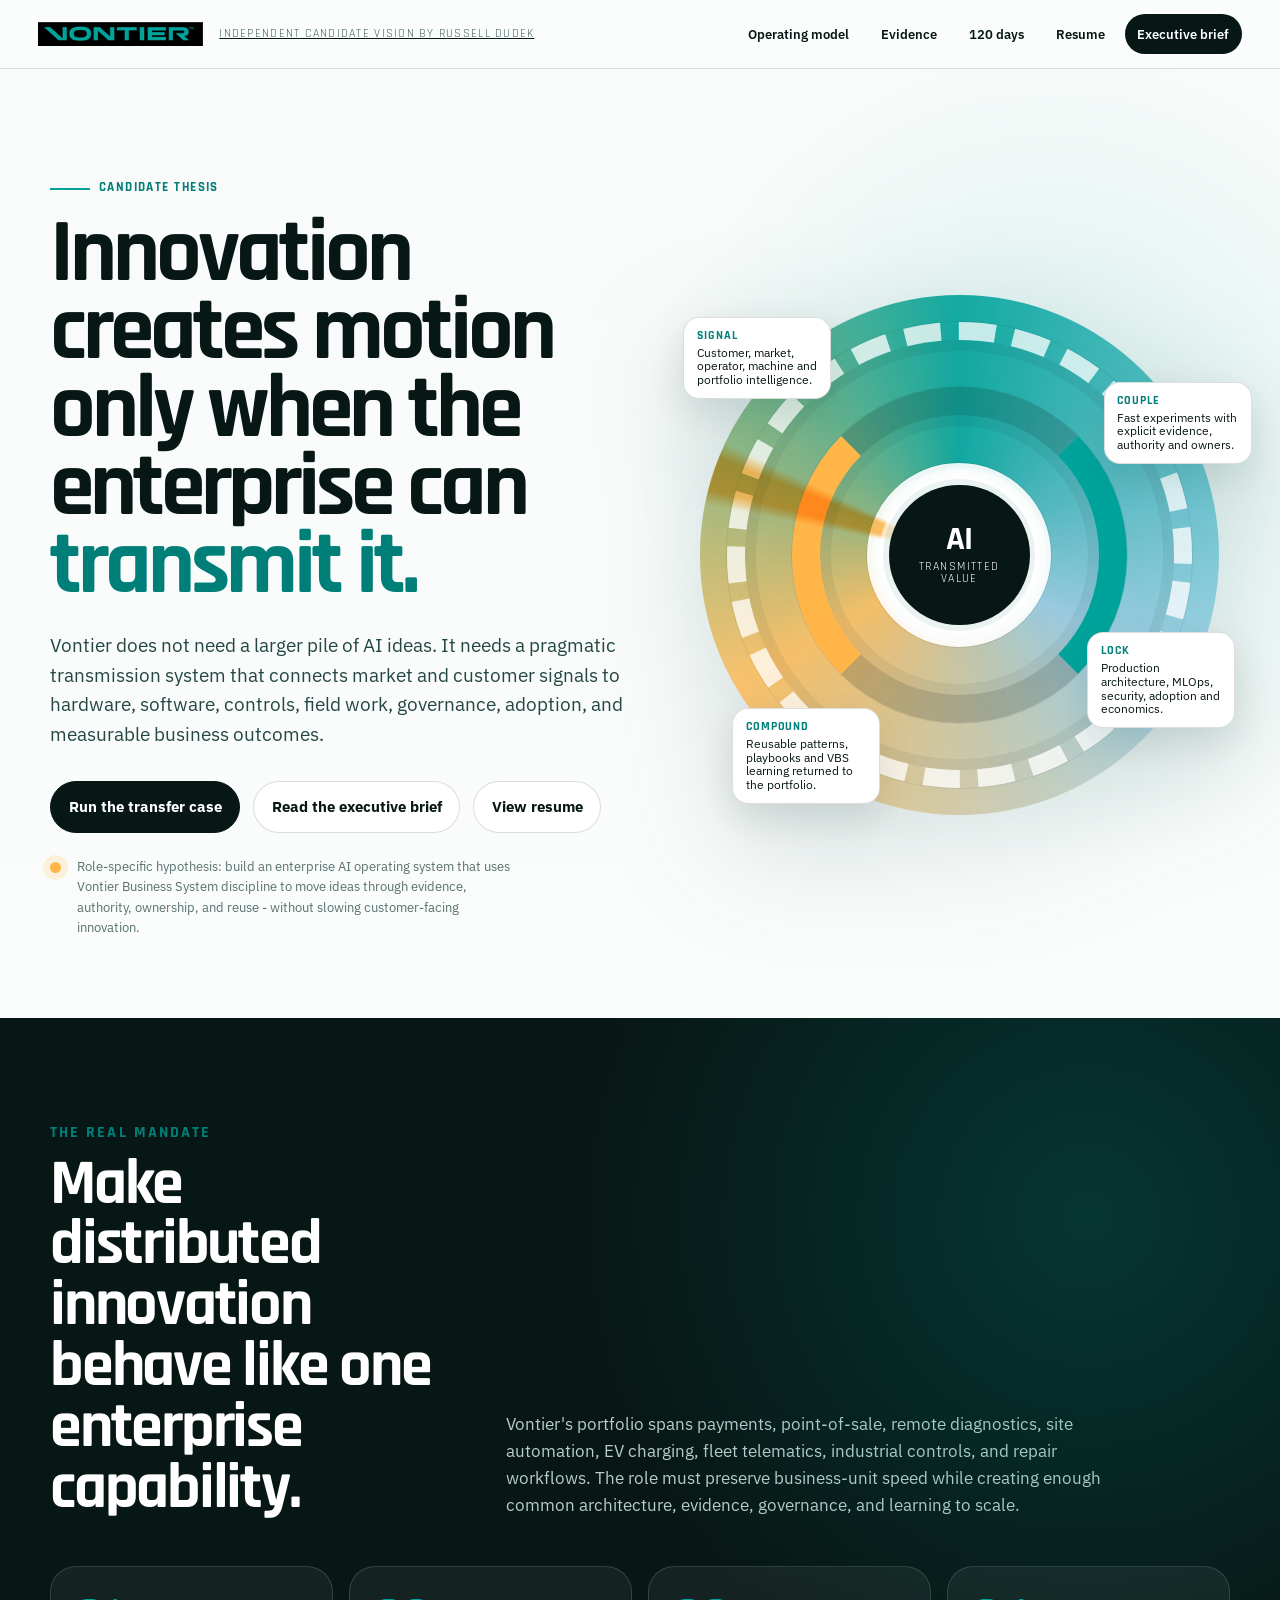
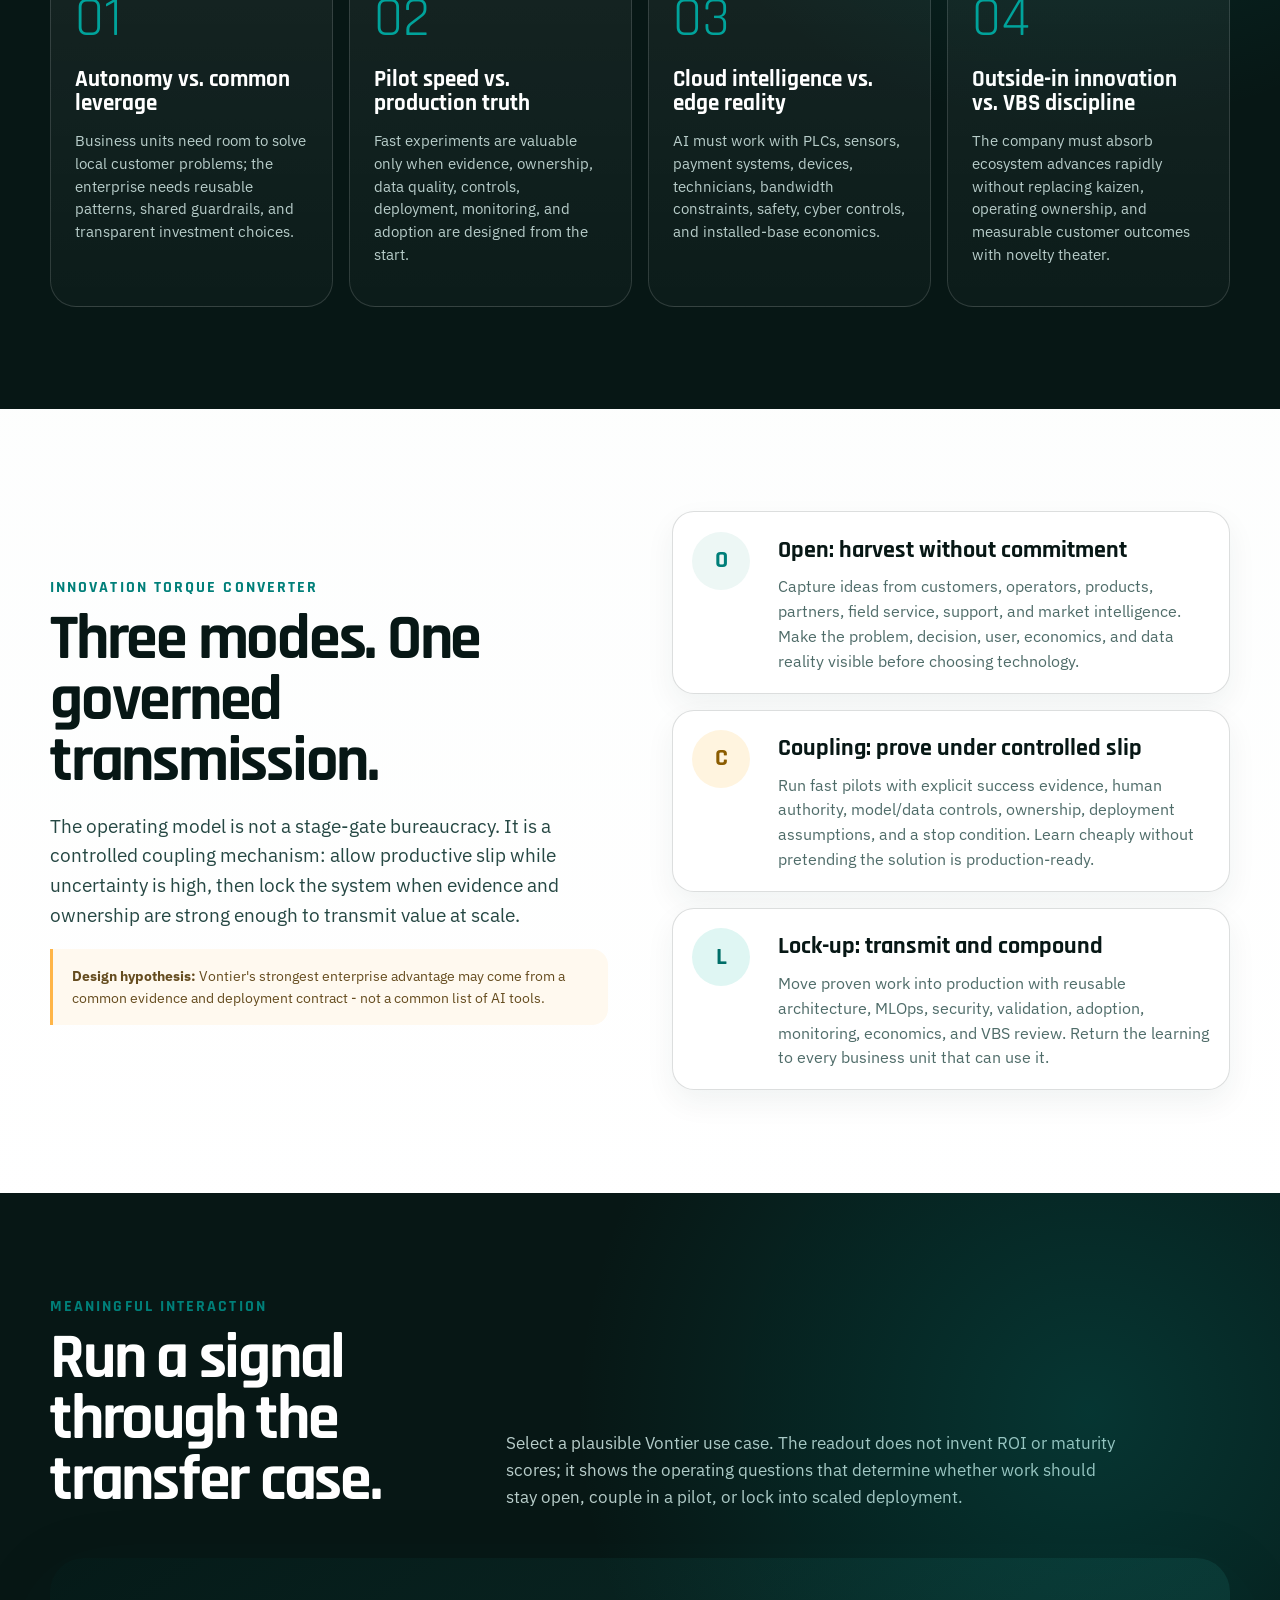
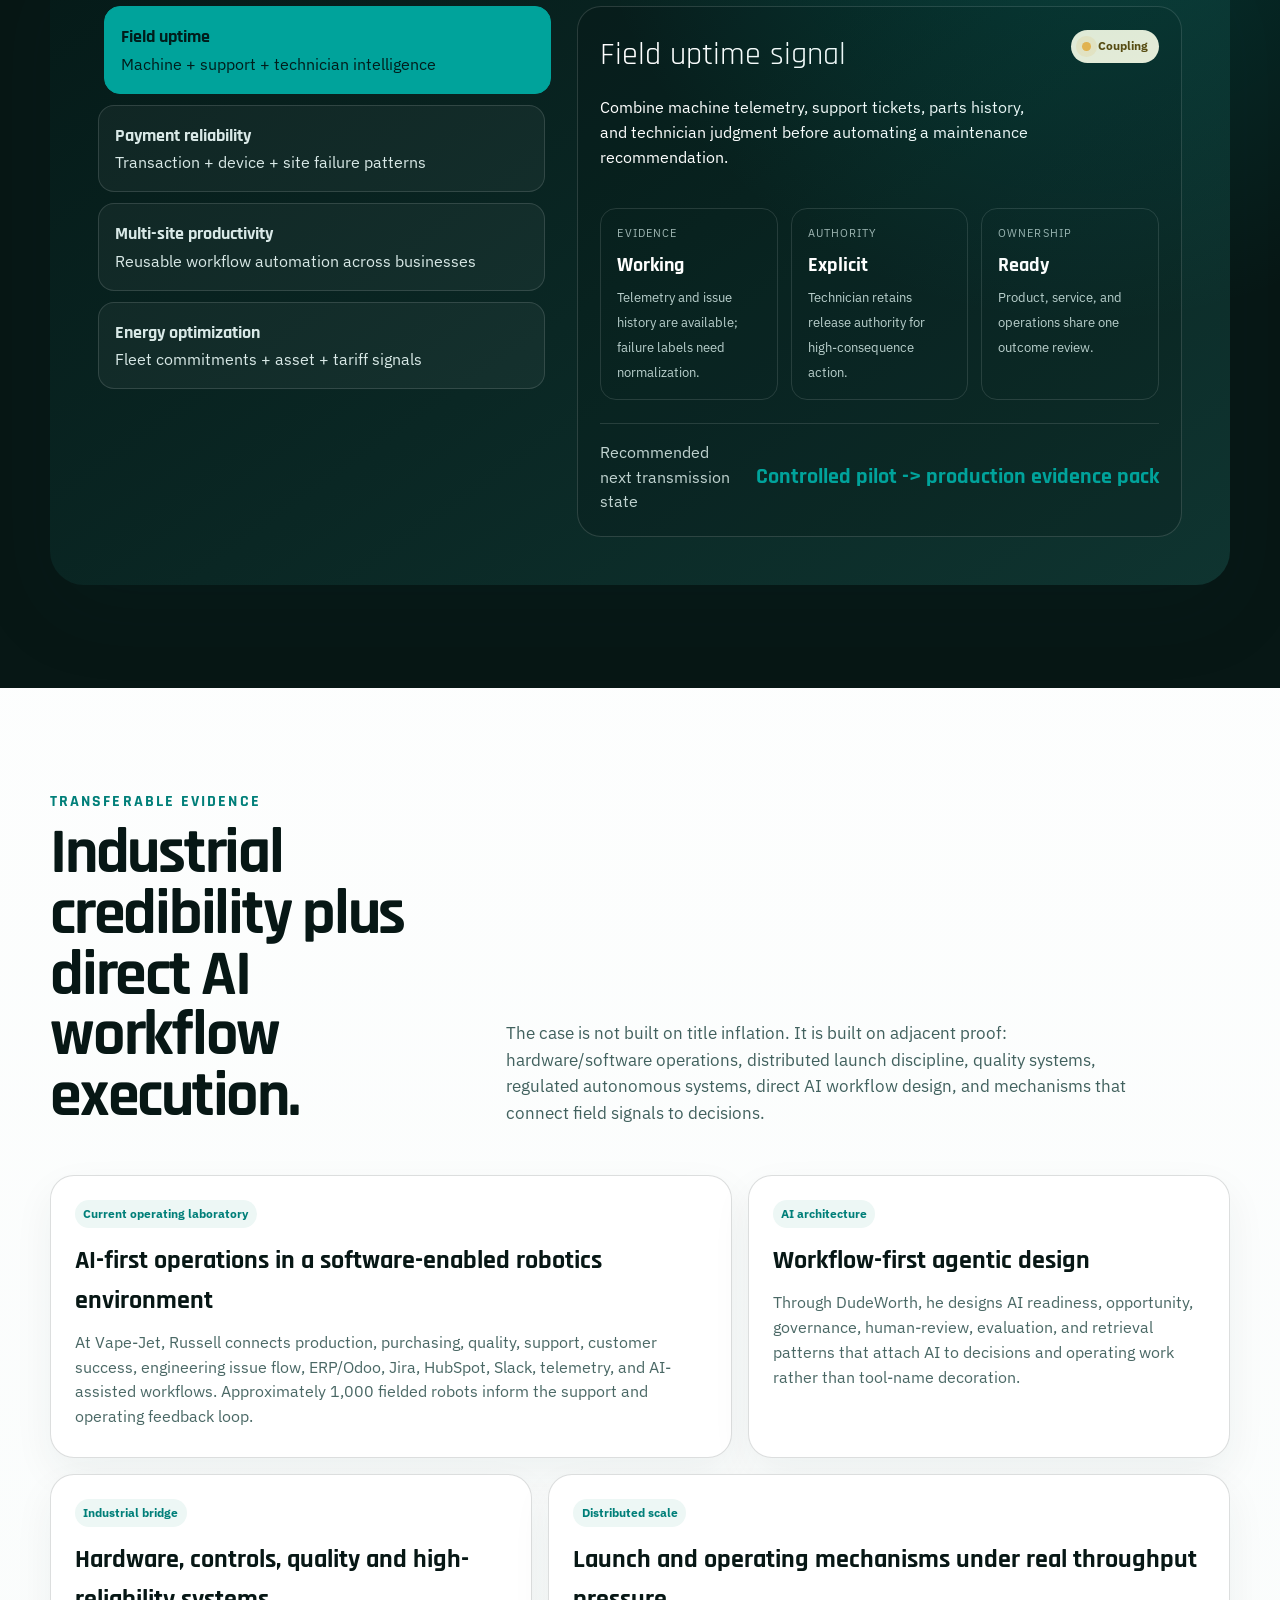
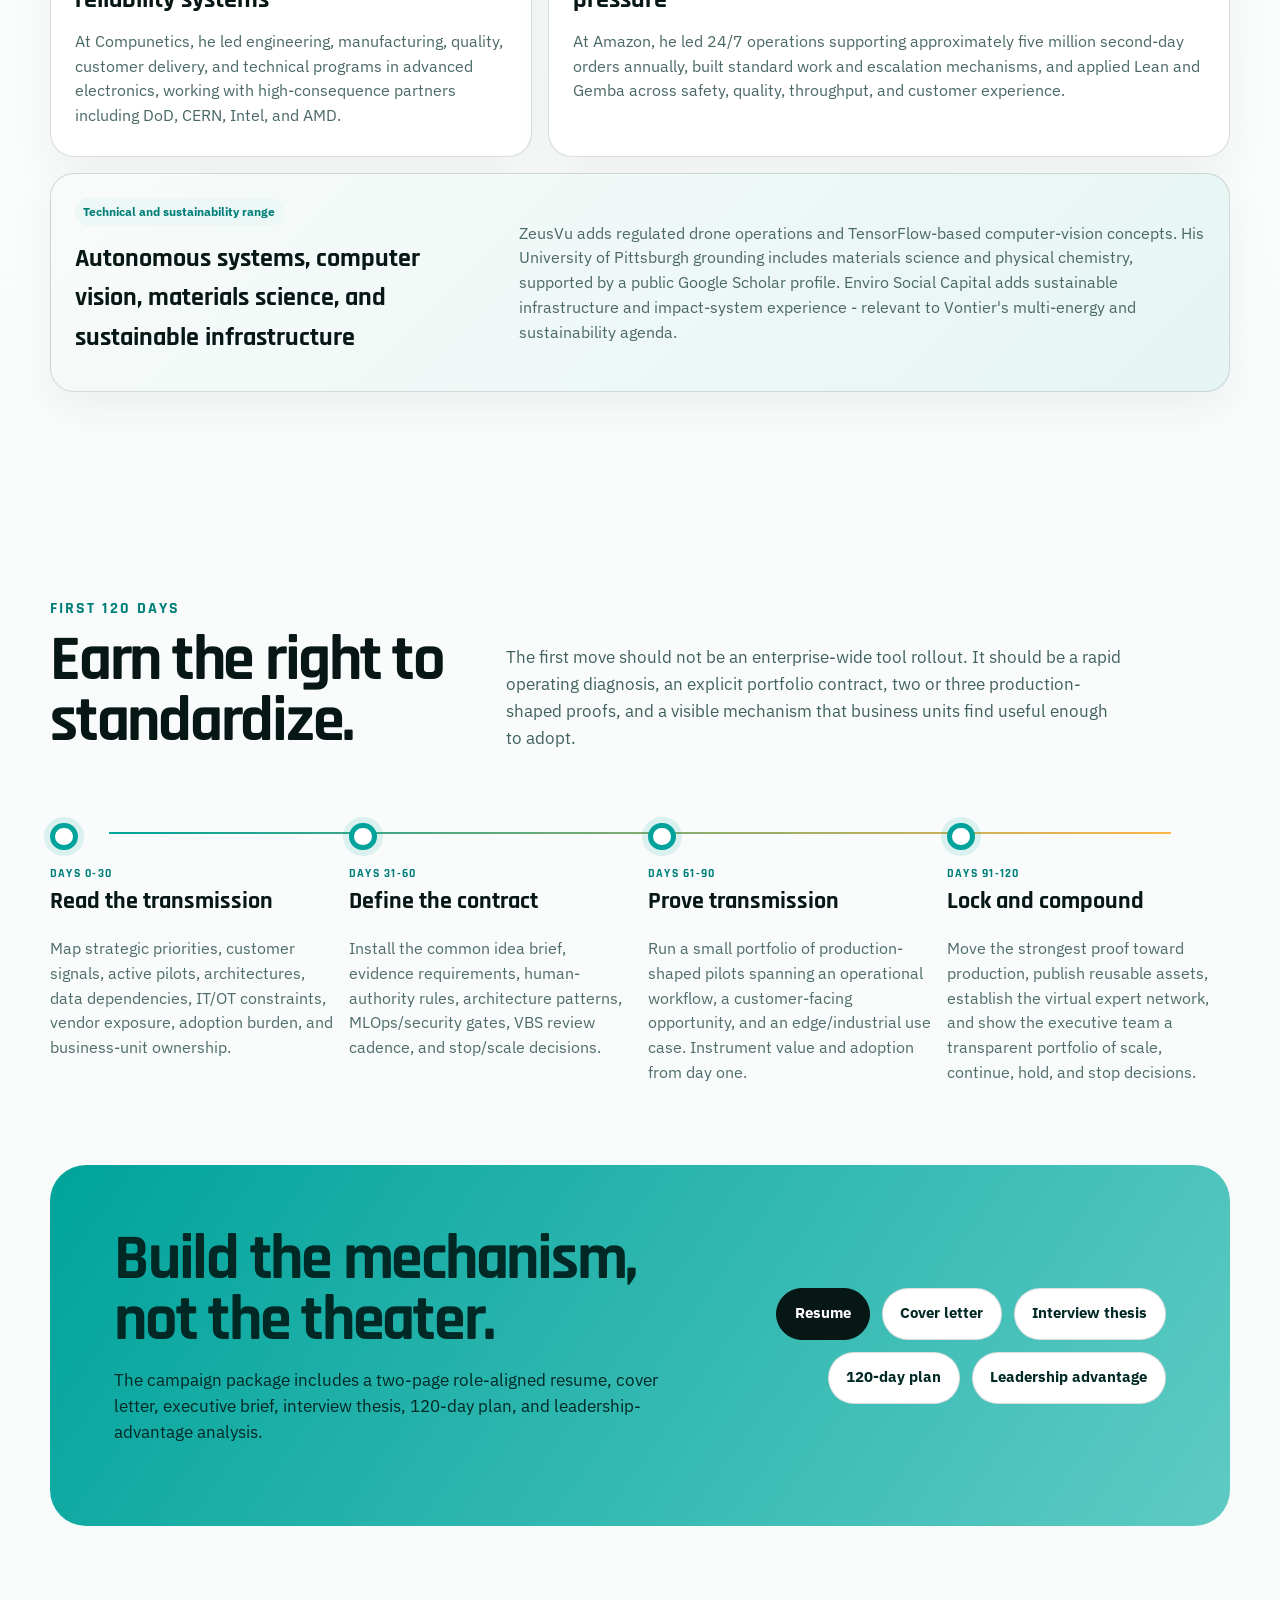
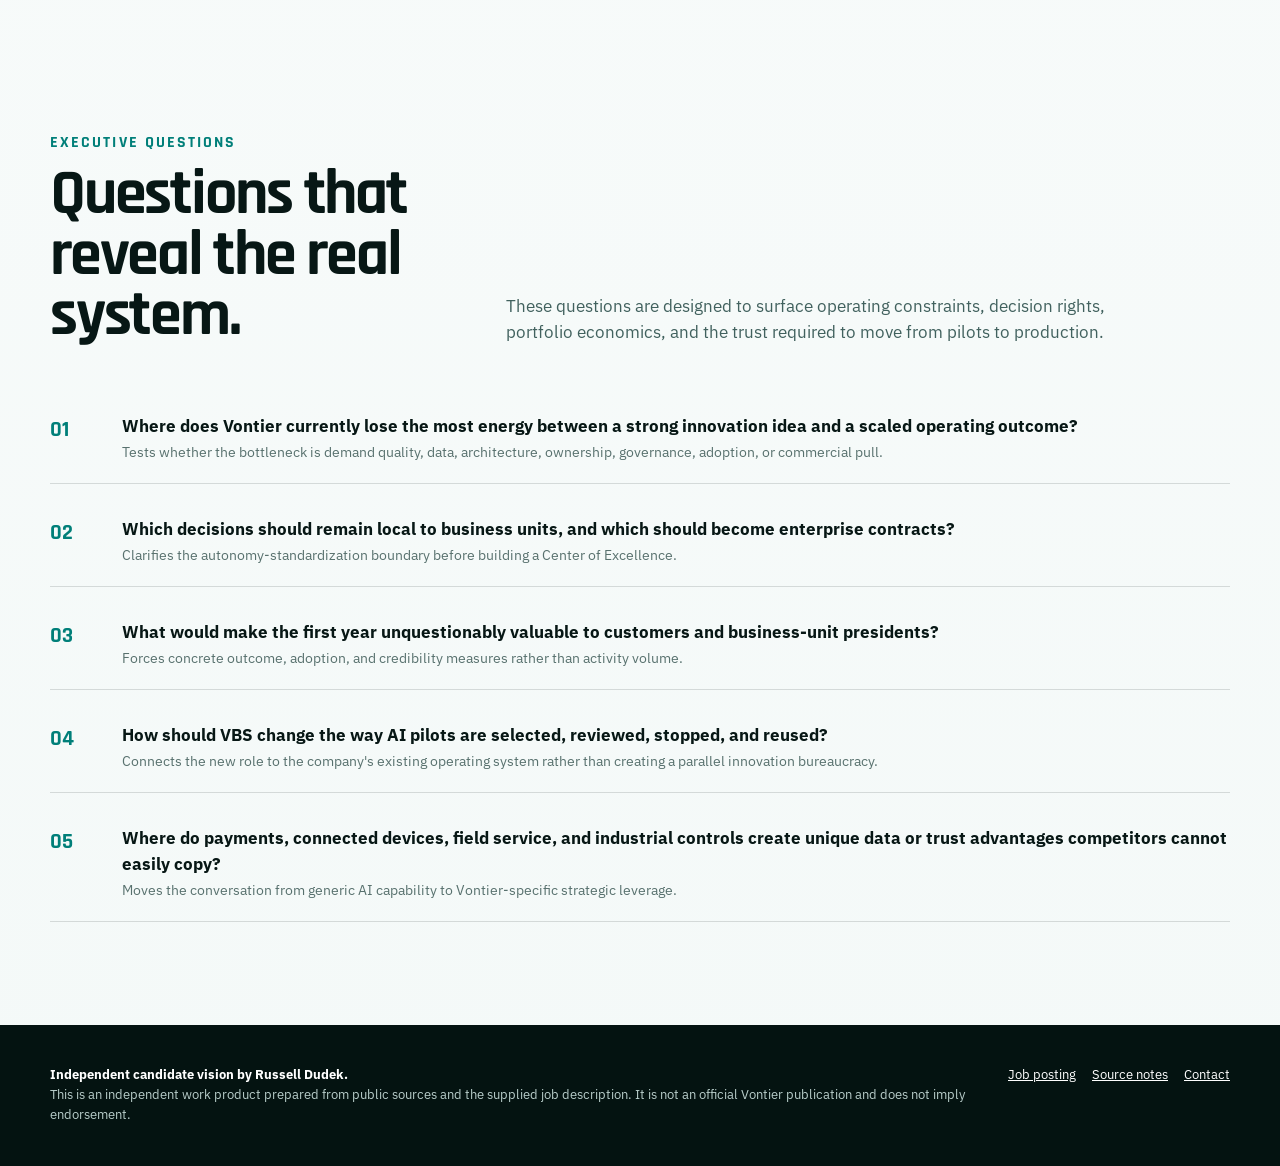
<file: index.html>
<!doctype html>
<html lang="en">
<head>
  <meta charset="utf-8">
  <meta name="viewport" content="width=device-width, initial-scale=1">
  <meta name="description" content="Independent candidate vision by Russell Dudek for Vontier's Digital Innovation and Artificial Intelligence Leader role.">
  <title>Russell Dudek | Vontier Digital Innovation & AI Leader</title>
  <link rel="icon" href="assets/brand/vontier-logo-original.png">
  <link rel="stylesheet" href="styles.css">
</head>
<body>

<a class="skip-link" href="#main">Skip to main content</a>
<header class="site-header">
  <a class="brand-lockup" href="./" aria-label="Vontier candidate vision home">
    <img src="assets/brand/vontier-logo-4x.png" alt="Vontier">
    <span>Independent candidate vision by Russell Dudek</span>
  </a>
  <nav class="nav" aria-label="Primary navigation">
    <a href="#model">Operating model</a>
    <a href="#evidence">Evidence</a>
    <a href="#entry">120 days</a>
    <a href="resume.html">Resume</a>
    <a class="nav-cta" href="executive-brief.html">Executive brief</a>
  </nav>
</header>

<main id="main" class="page-shell">
  <section class="hero">
    <div class="container hero-grid">
      <div>
        <div class="eyebrow">Candidate thesis</div>
        <h1>Innovation creates motion only when the enterprise can <span class="accent">transmit it.</span></h1>
        <p class="lede">Vontier does not need a larger pile of AI ideas. It needs a pragmatic transmission system that connects market and customer signals to hardware, software, controls, field work, governance, adoption, and measurable business outcomes.</p>
        <div class="hero-actions">
          <a class="btn btn-primary" href="#simulator">Run the transfer case</a>
          <a class="btn" href="executive-brief.html">Read the executive brief</a>
          <a class="btn" href="resume.html">View resume</a>
        </div>
        <div class="hero-note"><span class="dot"></span><span>Role-specific hypothesis: build an enterprise AI operating system that uses Vontier Business System discipline to move ideas through evidence, authority, ownership, and reuse - without slowing customer-facing innovation.</span></div>
      </div>
      <div class="torque-stage" aria-label="Animated Innovation Torque Converter showing signal intake, controlled coupling, direct drive and learning return">
        <div class="torque-shell">
          <div class="energy-path" aria-hidden="true"></div>
          <div class="torque-ring ring-outer" aria-hidden="true"></div>
          <div class="torque-ring ring-mid" aria-hidden="true"></div>
          <div class="torque-ring ring-inner" aria-hidden="true"></div>
          <div class="torque-core"><strong>AI</strong><span>transmitted</span><span>value</span></div>
          <div class="torque-label label-a"><strong>Signal</strong>Customer, market, operator, machine and portfolio intelligence.</div>
          <div class="torque-label label-b"><strong>Couple</strong>Fast experiments with explicit evidence, authority and owners.</div>
          <div class="torque-label label-c"><strong>Lock</strong>Production architecture, MLOps, security, adoption and economics.</div>
          <div class="torque-label label-d"><strong>Compound</strong>Reusable patterns, playbooks and VBS learning returned to the portfolio.</div>
        </div>
      </div>
    </div>
  </section>

  <section class="dark-section">
    <div class="container">
      <div class="section-head">
        <div><div class="kicker">The real mandate</div><h2>Make distributed innovation behave like one enterprise capability.</h2></div>
        <p>Vontier's portfolio spans payments, point-of-sale, remote diagnostics, site automation, EV charging, fleet telematics, industrial controls, and repair workflows. The role must preserve business-unit speed while creating enough common architecture, evidence, governance, and learning to scale.</p>
      </div>
      <div class="tension-grid">
        <article class="tension"><div class="num">01</div><h3>Autonomy vs. common leverage</h3><p>Business units need room to solve local customer problems; the enterprise needs reusable patterns, shared guardrails, and transparent investment choices.</p></article>
        <article class="tension"><div class="num">02</div><h3>Pilot speed vs. production truth</h3><p>Fast experiments are valuable only when evidence, ownership, data quality, controls, deployment, monitoring, and adoption are designed from the start.</p></article>
        <article class="tension"><div class="num">03</div><h3>Cloud intelligence vs. edge reality</h3><p>AI must work with PLCs, sensors, payment systems, devices, technicians, bandwidth constraints, safety, cyber controls, and installed-base economics.</p></article>
        <article class="tension"><div class="num">04</div><h3>Outside-in innovation vs. VBS discipline</h3><p>The company must absorb ecosystem advances rapidly without replacing kaizen, operating ownership, and measurable customer outcomes with novelty theater.</p></article>
      </div>
    </div>
  </section>

  <section id="model">
    <div class="container model-grid">
      <div>
        <div class="kicker">Innovation Torque Converter</div>
        <h2>Three modes. One governed transmission.</h2>
        <p class="lede">The operating model is not a stage-gate bureaucracy. It is a controlled coupling mechanism: allow productive slip while uncertainty is high, then lock the system when evidence and ownership are strong enough to transmit value at scale.</p>
        <div class="hypothesis"><strong>Design hypothesis:</strong> Vontier's strongest enterprise advantage may come from a common evidence and deployment contract - not a common list of AI tools.</div>
      </div>
      <div class="mode-stack">
        <article class="mode"><div class="mode-icon">O</div><div><h3>Open: harvest without commitment</h3><p>Capture ideas from customers, operators, products, partners, field service, support, and market intelligence. Make the problem, decision, user, economics, and data reality visible before choosing technology.</p></div></article>
        <article class="mode"><div class="mode-icon">C</div><div><h3>Coupling: prove under controlled slip</h3><p>Run fast pilots with explicit success evidence, human authority, model/data controls, ownership, deployment assumptions, and a stop condition. Learn cheaply without pretending the solution is production-ready.</p></div></article>
        <article class="mode"><div class="mode-icon">L</div><div><h3>Lock-up: transmit and compound</h3><p>Move proven work into production with reusable architecture, MLOps, security, validation, adoption, monitoring, economics, and VBS review. Return the learning to every business unit that can use it.</p></div></article>
      </div>
    </div>
  </section>

  <section id="simulator" class="dark-section">
    <div class="container">
      <div class="section-head">
        <div><div class="kicker">Meaningful interaction</div><h2>Run a signal through the transfer case.</h2></div>
        <p>Select a plausible Vontier use case. The readout does not invent ROI or maturity scores; it shows the operating questions that determine whether work should stay open, couple in a pilot, or lock into scaled deployment.</p>
      </div>
      <div class="simulator">
        <div class="simulator-grid">
          <div class="scenario-tabs" role="tablist" aria-label="Use-case scenarios">
            <button role="tab" aria-selected="true" data-scenario="uptime"><strong>Field uptime</strong>Machine + support + technician intelligence</button>
            <button role="tab" aria-selected="false" data-scenario="payments"><strong>Payment reliability</strong>Transaction + device + site failure patterns</button>
            <button role="tab" aria-selected="false" data-scenario="productivity"><strong>Multi-site productivity</strong>Reusable workflow automation across businesses</button>
            <button role="tab" aria-selected="false" data-scenario="energy"><strong>Energy optimization</strong>Fleet commitments + asset + tariff signals</button>
          </div>
          <div class="sim-panel" role="tabpanel" aria-live="polite">
            <div class="sim-status"><div><p class="sim-title" data-sim-title></p><p data-sim-description></p></div><span class="status-pill" data-sim-status></span></div>
            <div class="gates">
              <div class="gate" data-gate><span></span><strong></strong><small></small></div>
              <div class="gate" data-gate><span></span><strong></strong><small></small></div>
              <div class="gate" data-gate><span></span><strong></strong><small></small></div>
            </div>
            <div class="output-readout"><p>Recommended next transmission state</p><strong data-output></strong></div>
          </div>
        </div>
      </div>
    </div>
  </section>

  <section id="evidence">
    <div class="container">
      <div class="section-head">
        <div><div class="kicker">Transferable evidence</div><h2>Industrial credibility plus direct AI workflow execution.</h2></div>
        <p>The case is not built on title inflation. It is built on adjacent proof: hardware/software operations, distributed launch discipline, quality systems, regulated autonomous systems, direct AI workflow design, and mechanisms that connect field signals to decisions.</p>
      </div>
      <div class="proof-map">
        <article class="proof"><span class="tag">Current operating laboratory</span><h3>AI-first operations in a software-enabled robotics environment</h3><p>At Vape-Jet, Russell connects production, purchasing, quality, support, customer success, engineering issue flow, ERP/Odoo, Jira, HubSpot, Slack, telemetry, and AI-assisted workflows. Approximately 1,000 fielded robots inform the support and operating feedback loop.</p></article>
        <article class="proof"><span class="tag">AI architecture</span><h3>Workflow-first agentic design</h3><p>Through DudeWorth, he designs AI readiness, opportunity, governance, human-review, evaluation, and retrieval patterns that attach AI to decisions and operating work rather than tool-name decoration.</p></article>
        <article class="proof"><span class="tag">Industrial bridge</span><h3>Hardware, controls, quality and high-reliability systems</h3><p>At Compunetics, he led engineering, manufacturing, quality, customer delivery, and technical programs in advanced electronics, working with high-consequence partners including DoD, CERN, Intel, and AMD.</p></article>
        <article class="proof"><span class="tag">Distributed scale</span><h3>Launch and operating mechanisms under real throughput pressure</h3><p>At Amazon, he led 24/7 operations supporting approximately five million second-day orders annually, built standard work and escalation mechanisms, and applied Lean and Gemba across safety, quality, throughput, and customer experience.</p></article>
        <article class="proof proof-wide"><div><span class="tag">Technical and sustainability range</span><h3>Autonomous systems, computer vision, materials science, and sustainable infrastructure</h3></div><p>ZeusVu adds regulated drone operations and TensorFlow-based computer-vision concepts. His University of Pittsburgh grounding includes materials science and physical chemistry, supported by a public Google Scholar profile. Enviro Social Capital adds sustainable infrastructure and impact-system experience - relevant to Vontier's multi-energy and sustainability agenda.</p></article>
      </div>
    </div>
  </section>

  <section id="entry">
    <div class="container">
      <div class="section-head">
        <div><div class="kicker">First 120 days</div><h2>Earn the right to standardize.</h2></div>
        <p>The first move should not be an enterprise-wide tool rollout. It should be a rapid operating diagnosis, an explicit portfolio contract, two or three production-shaped proofs, and a visible mechanism that business units find useful enough to adopt.</p>
      </div>
      <div class="timeline">
        <article class="phase"><div class="days">Days 0-30</div><h3>Read the transmission</h3><p>Map strategic priorities, customer signals, active pilots, architectures, data dependencies, IT/OT constraints, vendor exposure, adoption burden, and business-unit ownership.</p></article>
        <article class="phase"><div class="days">Days 31-60</div><h3>Define the contract</h3><p>Install the common idea brief, evidence requirements, human-authority rules, architecture patterns, MLOps/security gates, VBS review cadence, and stop/scale decisions.</p></article>
        <article class="phase"><div class="days">Days 61-90</div><h3>Prove transmission</h3><p>Run a small portfolio of production-shaped pilots spanning an operational workflow, a customer-facing opportunity, and an edge/industrial use case. Instrument value and adoption from day one.</p></article>
        <article class="phase"><div class="days">Days 91-120</div><h3>Lock and compound</h3><p>Move the strongest proof toward production, publish reusable assets, establish the virtual expert network, and show the executive team a transparent portfolio of scale, continue, hold, and stop decisions.</p></article>
      </div>
      <div class="cta">
        <div><h2>Build the mechanism, not the theater.</h2><p>The campaign package includes a two-page role-aligned resume, cover letter, executive brief, interview thesis, 120-day plan, and leadership-advantage analysis.</p></div>
        <div class="cta-actions">
          <a class="btn btn-primary" href="resume.html">Resume</a>
          <a class="btn" href="cover-letter.html">Cover letter</a>
          <a class="btn" href="interview-brief.html">Interview thesis</a>
          <a class="btn" href="120-day-plan.html">120-day plan</a>
          <a class="btn" href="leadership-advantage.html">Leadership advantage</a>
        </div>
      </div>
    </div>
  </section>

  <section>
    <div class="container">
      <div class="section-head">
        <div><div class="kicker">Executive questions</div><h2>Questions that reveal the real system.</h2></div>
        <p>These questions are designed to surface operating constraints, decision rights, portfolio economics, and the trust required to move from pilots to production.</p>
      </div>
      <div class="question-list">
        <div class="question"><div><strong>Where does Vontier currently lose the most energy between a strong innovation idea and a scaled operating outcome?</strong><span>Tests whether the bottleneck is demand quality, data, architecture, ownership, governance, adoption, or commercial pull.</span></div></div>
        <div class="question"><div><strong>Which decisions should remain local to business units, and which should become enterprise contracts?</strong><span>Clarifies the autonomy-standardization boundary before building a Center of Excellence.</span></div></div>
        <div class="question"><div><strong>What would make the first year unquestionably valuable to customers and business-unit presidents?</strong><span>Forces concrete outcome, adoption, and credibility measures rather than activity volume.</span></div></div>
        <div class="question"><div><strong>How should VBS change the way AI pilots are selected, reviewed, stopped, and reused?</strong><span>Connects the new role to the company's existing operating system rather than creating a parallel innovation bureaucracy.</span></div></div>
        <div class="question"><div><strong>Where do payments, connected devices, field service, and industrial controls create unique data or trust advantages competitors cannot easily copy?</strong><span>Moves the conversation from generic AI capability to Vontier-specific strategic leverage.</span></div></div>
      </div>
    </div>
  </section>
</main>

<footer class="site-footer">
  <div class="container footer-grid">
    <div><strong>Independent candidate vision by Russell Dudek.</strong><br>This is an independent work product prepared from public sources and the supplied job description. It is not an official Vontier publication and does not imply endorsement.</div>
    <div class="footer-links">
      <a href="https://careers.vontier.com/us/en/job/VONTUSVON000808/Digital-Innovation-and-Artificial-Intelligence-Leader?utm_source=linkedin&utm_medium=phenom-feeds&source=LinkedIn">Job posting</a>
      <a href="source-notes.html">Source notes</a>
      <a href="mailto:russelldudek@gmail.com">Contact</a>
    </div>
  </div>
</footer>

<script src="app.js"></script>
</body>
</html>
</file>
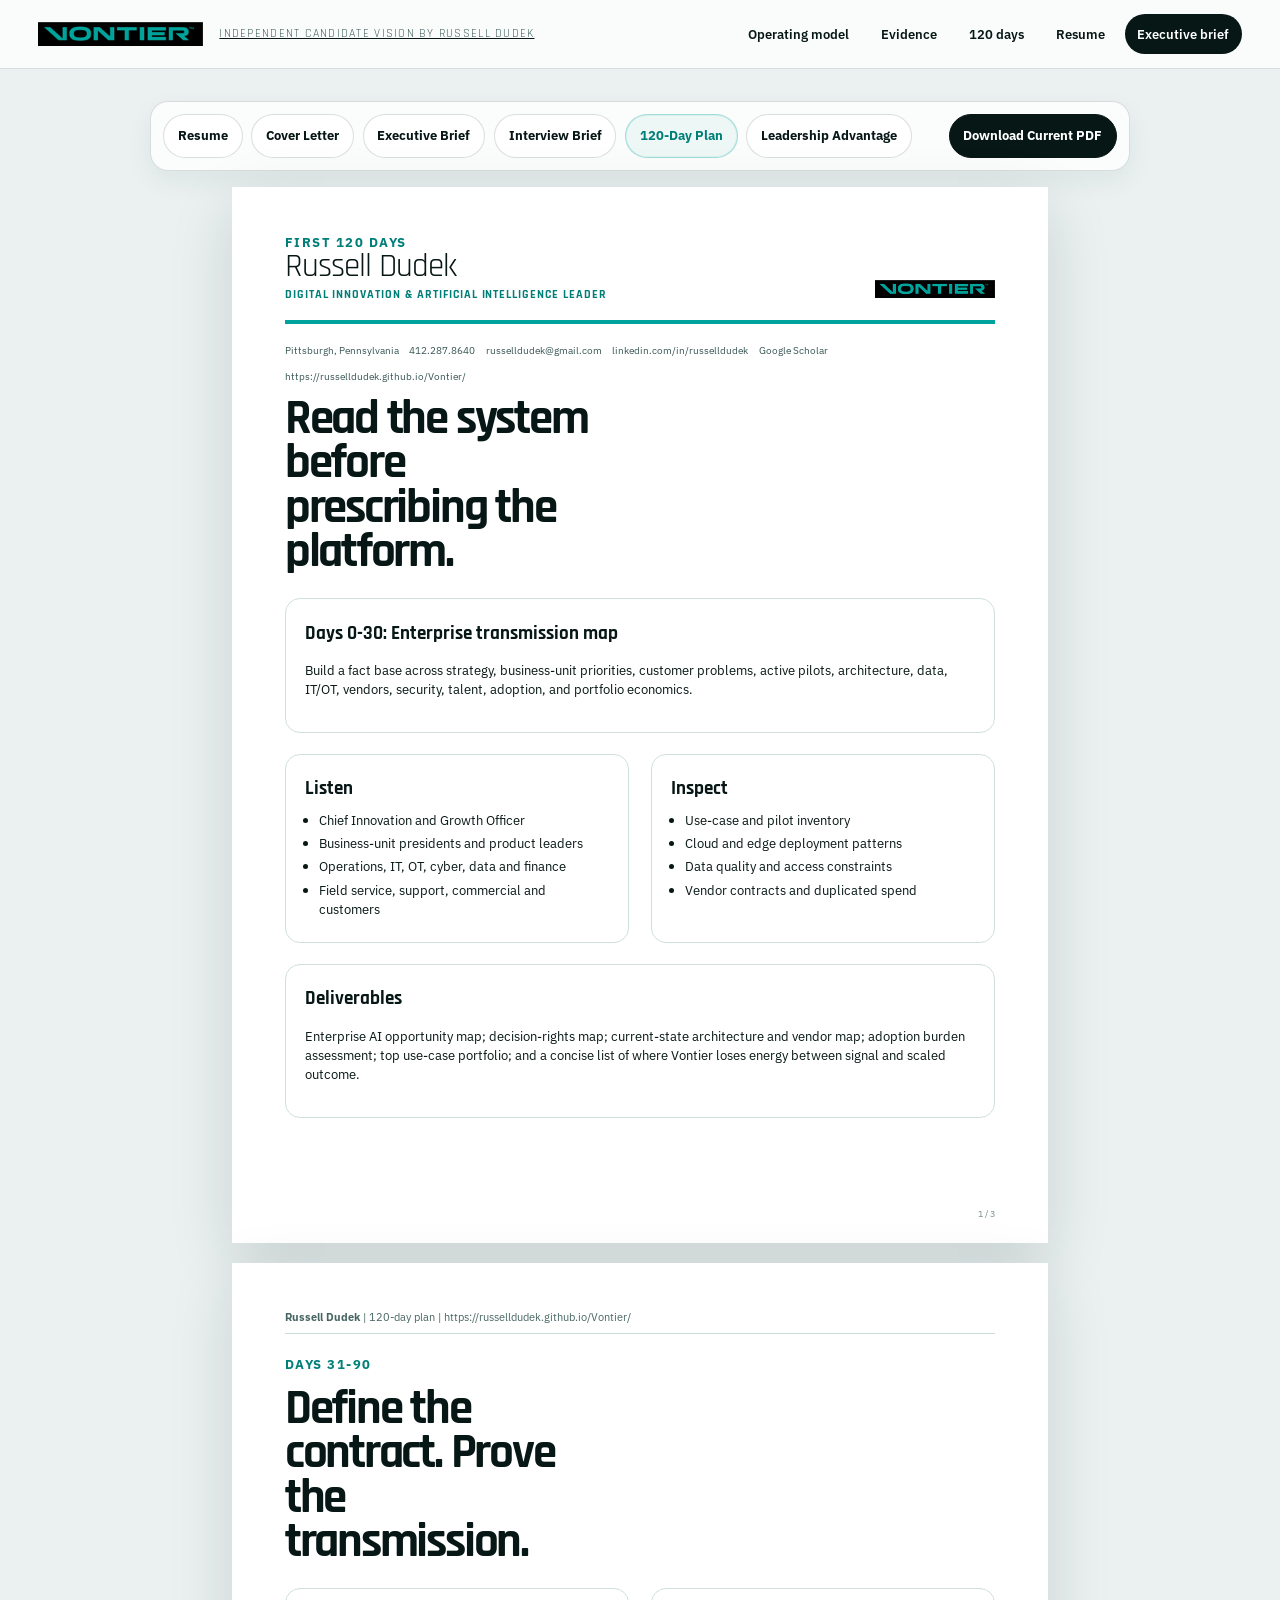
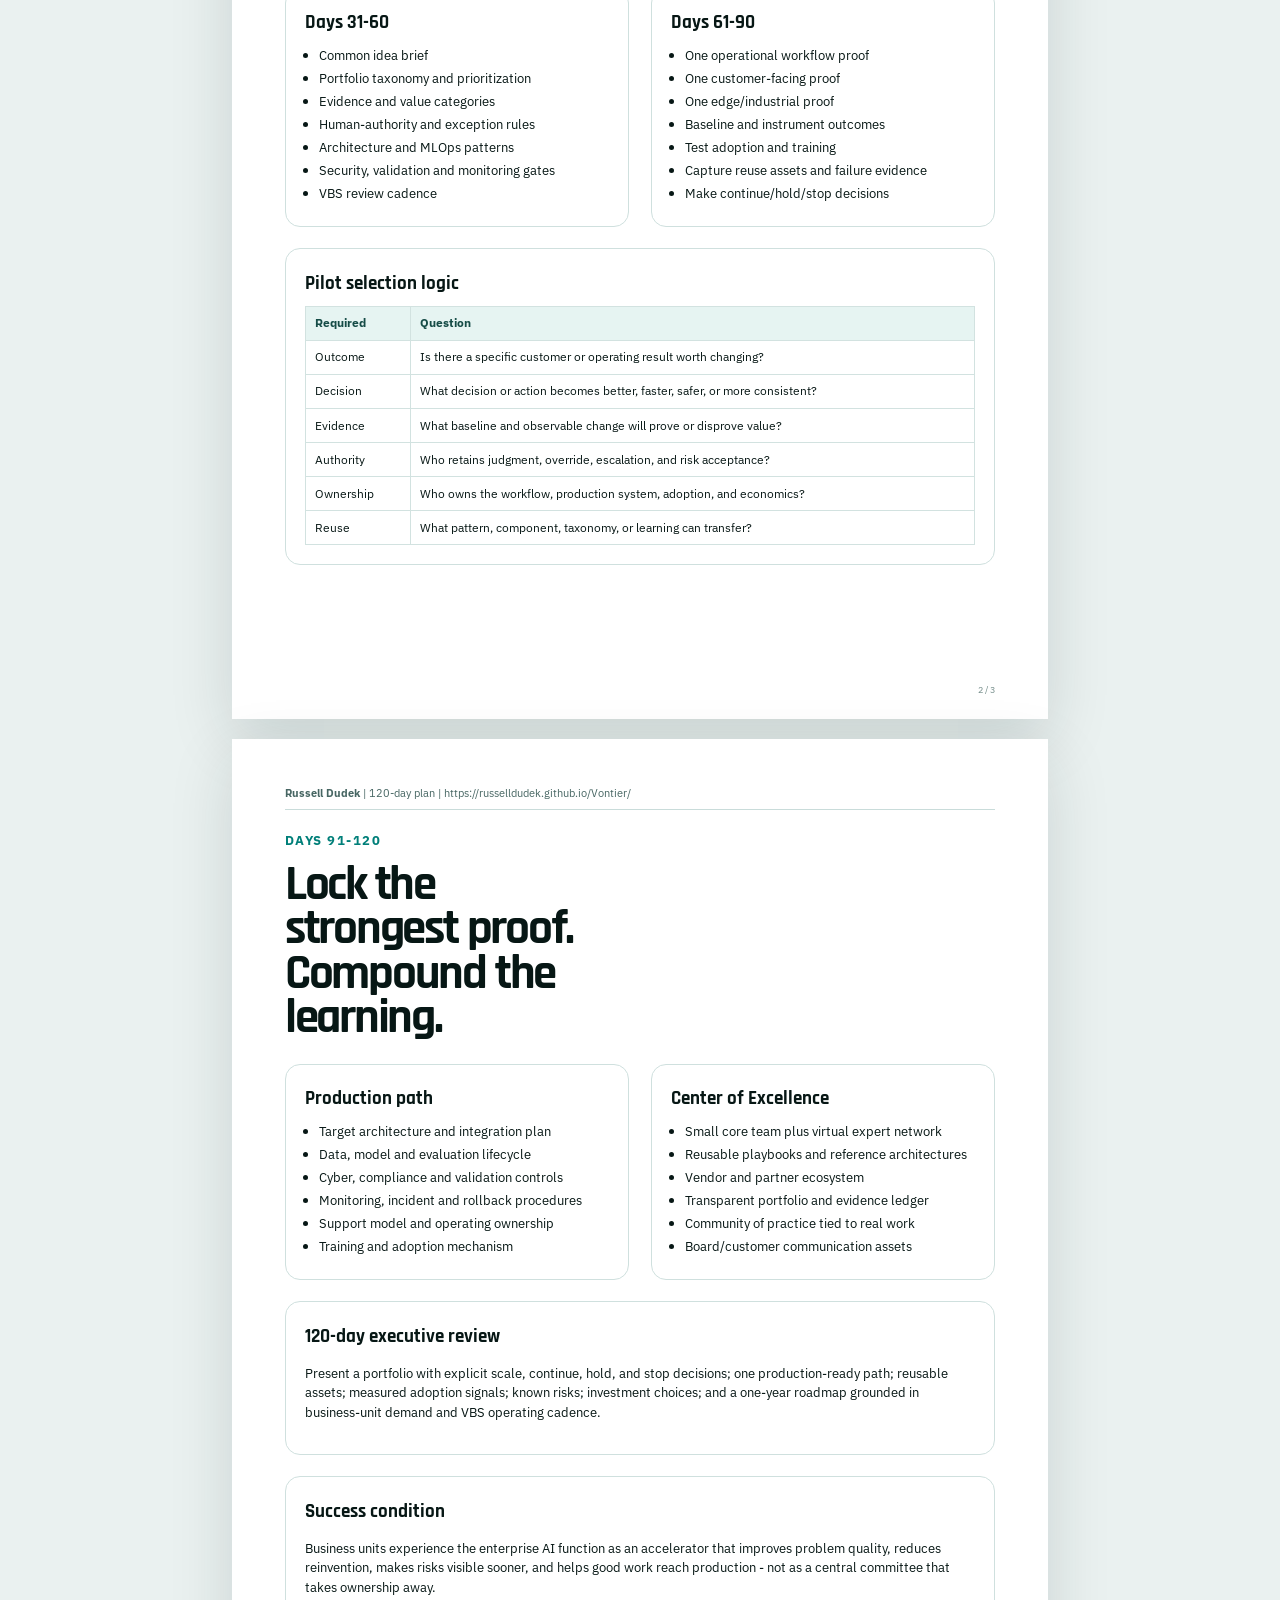
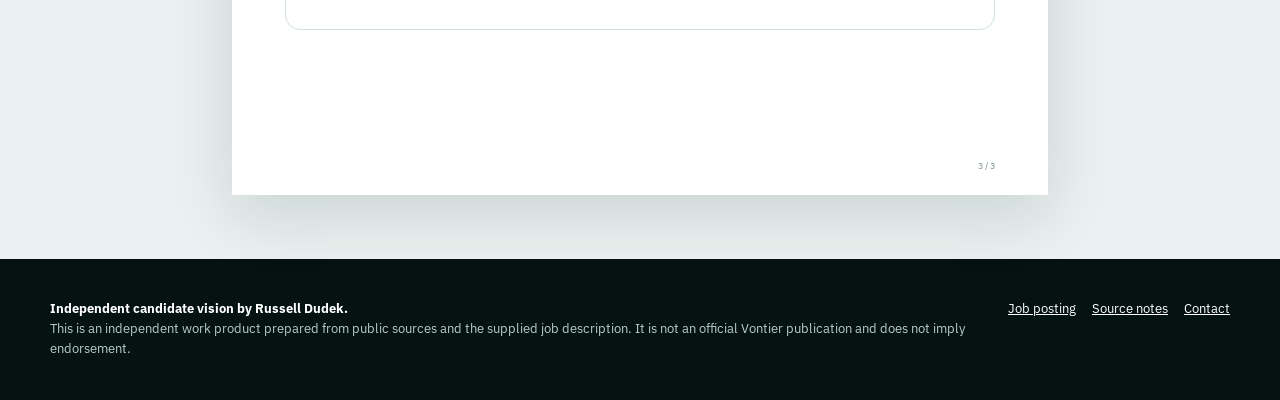
<file: 120-day-plan.html>
<!doctype html><html lang="en"><head><meta charset="utf-8"><meta name="viewport" content="width=device-width, initial-scale=1"><title>Vontier 120-Day Plan | Russell Dudek</title><link rel="stylesheet" href="styles.css"></head><body class="doc-body brief-doc">
<a class="skip-link" href="#main">Skip to main content</a>
<header class="site-header">
  <a class="brand-lockup" href="./" aria-label="Vontier candidate vision home">
    <img src="assets/brand/vontier-logo-4x.png" alt="Vontier">
    <span>Independent candidate vision by Russell Dudek</span>
  </a>
  <nav class="nav" aria-label="Primary navigation">
    <a href="index.html#model">Operating model</a>
    <a href="index.html#evidence">Evidence</a>
    <a href="index.html#entry">120 days</a>
    <a href="resume.html">Resume</a>
    <a class="nav-cta" href="executive-brief.html">Executive brief</a>
  </nav>
</header>
<main id="main" class="doc-shell "><div class="doc-toolbar screen-only" aria-label="Candidate documents"><a class="btn doc-tab" href="resume.html">Resume</a><a class="btn doc-tab" href="cover-letter.html">Cover Letter</a><a class="btn doc-tab" href="executive-brief.html">Executive Brief</a><a class="btn doc-tab" href="interview-brief.html">Interview Brief</a><a class="btn doc-tab is-active" href="120-day-plan.html" aria-current="page">120-Day Plan</a><a class="btn doc-tab" href="leadership-advantage.html">Leadership Advantage</a><a class="btn btn-primary doc-download" href="docs/Russell-Dudek-Vontier-120-Day-Plan.pdf" download="Russell-Dudek-Vontier-120-Day-Plan.pdf" data-download-current>Download Current PDF</a></div><section class="sheet"><div class="brief-kicker">First 120 days</div><div class="doc-header"><div><div class="doc-name">Russell Dudek</div><div class="doc-role">Digital Innovation & Artificial Intelligence Leader</div></div><div class="doc-company"><img src="assets/brand/vontier-logo-4x.png" alt="Vontier"></div></div><div class="doc-contact"><span>Pittsburgh, Pennsylvania</span><span>412.287.8640</span><a href="mailto:russelldudek@gmail.com">russelldudek@gmail.com</a><a href="https://www.linkedin.com/in/russelldudek">linkedin.com/in/russelldudek</a><a href="https://scholar.google.com/citations?user=yHQSVd8AAAAJ&amp;hl=en">Google Scholar</a><a href="https://russelldudek.github.io/Vontier/">https://russelldudek.github.io/Vontier/</a></div><h1 class="brief-title">Read the system before prescribing the platform.</h1><div class="brief-grid"><div class="brief-card full"><h3>Days 0-30: Enterprise transmission map</h3><p>Build a fact base across strategy, business-unit priorities, customer problems, active pilots, architecture, data, IT/OT, vendors, security, talent, adoption, and portfolio economics.</p></div><div class="brief-card"><h3>Listen</h3><ul><li>Chief Innovation and Growth Officer</li><li>Business-unit presidents and product leaders</li><li>Operations, IT, OT, cyber, data and finance</li><li>Field service, support, commercial and customers</li></ul></div><div class="brief-card"><h3>Inspect</h3><ul><li>Use-case and pilot inventory</li><li>Cloud and edge deployment patterns</li><li>Data quality and access constraints</li><li>Vendor contracts and duplicated spend</li></ul></div><div class="brief-card full"><h3>Deliverables</h3><p>Enterprise AI opportunity map; decision-rights map; current-state architecture and vendor map; adoption burden assessment; top use-case portfolio; and a concise list of where Vontier loses energy between signal and scaled outcome.</p></div></div><div class="page-number">1 / 3</div></section><section class="sheet"><div class="continuation"><strong>Russell Dudek</strong> | 120-day plan | https://russelldudek.github.io/Vontier/</div><div class="brief-kicker">Days 31-90</div><h1 class="brief-title">Define the contract. Prove the transmission.</h1><div class="brief-grid"><div class="brief-card"><h3>Days 31-60</h3><ul><li>Common idea brief</li><li>Portfolio taxonomy and prioritization</li><li>Evidence and value categories</li><li>Human-authority and exception rules</li><li>Architecture and MLOps patterns</li><li>Security, validation and monitoring gates</li><li>VBS review cadence</li></ul></div><div class="brief-card"><h3>Days 61-90</h3><ul><li>One operational workflow proof</li><li>One customer-facing proof</li><li>One edge/industrial proof</li><li>Baseline and instrument outcomes</li><li>Test adoption and training</li><li>Capture reuse assets and failure evidence</li><li>Make continue/hold/stop decisions</li></ul></div><div class="brief-card full"><h3>Pilot selection logic</h3><table class="matrix"><tr><th>Required</th><th>Question</th></tr><tr><td>Outcome</td><td>Is there a specific customer or operating result worth changing?</td></tr><tr><td>Decision</td><td>What decision or action becomes better, faster, safer, or more consistent?</td></tr><tr><td>Evidence</td><td>What baseline and observable change will prove or disprove value?</td></tr><tr><td>Authority</td><td>Who retains judgment, override, escalation, and risk acceptance?</td></tr><tr><td>Ownership</td><td>Who owns the workflow, production system, adoption, and economics?</td></tr><tr><td>Reuse</td><td>What pattern, component, taxonomy, or learning can transfer?</td></tr></table></div></div><div class="page-number">2 / 3</div></section><section class="sheet"><div class="continuation"><strong>Russell Dudek</strong> | 120-day plan | https://russelldudek.github.io/Vontier/</div><div class="brief-kicker">Days 91-120</div><h1 class="brief-title">Lock the strongest proof. Compound the learning.</h1><div class="brief-grid"><div class="brief-card"><h3>Production path</h3><ul><li>Target architecture and integration plan</li><li>Data, model and evaluation lifecycle</li><li>Cyber, compliance and validation controls</li><li>Monitoring, incident and rollback procedures</li><li>Support model and operating ownership</li><li>Training and adoption mechanism</li></ul></div><div class="brief-card"><h3>Center of Excellence</h3><ul><li>Small core team plus virtual expert network</li><li>Reusable playbooks and reference architectures</li><li>Vendor and partner ecosystem</li><li>Transparent portfolio and evidence ledger</li><li>Community of practice tied to real work</li><li>Board/customer communication assets</li></ul></div><div class="brief-card full"><h3>120-day executive review</h3><p>Present a portfolio with explicit scale, continue, hold, and stop decisions; one production-ready path; reusable assets; measured adoption signals; known risks; investment choices; and a one-year roadmap grounded in business-unit demand and VBS operating cadence.</p></div><div class="brief-card full"><h3>Success condition</h3><p>Business units experience the enterprise AI function as an accelerator that improves problem quality, reduces reinvention, makes risks visible sooner, and helps good work reach production - not as a central committee that takes ownership away.</p></div></div><div class="page-number">3 / 3</div></section></main>
<footer class="site-footer">
  <div class="container footer-grid">
    <div><strong>Independent candidate vision by Russell Dudek.</strong><br>This is an independent work product prepared from public sources and the supplied job description. It is not an official Vontier publication and does not imply endorsement.</div>
    <div class="footer-links">
      <a href="https://careers.vontier.com/us/en/job/VONTUSVON000808/Digital-Innovation-and-Artificial-Intelligence-Leader?utm_source=linkedin&utm_medium=phenom-feeds&source=LinkedIn">Job posting</a>
      <a href="source-notes.html">Source notes</a>
      <a href="mailto:russelldudek@gmail.com">Contact</a>
    </div>
  </div>
</footer>
</body></html>
</file>
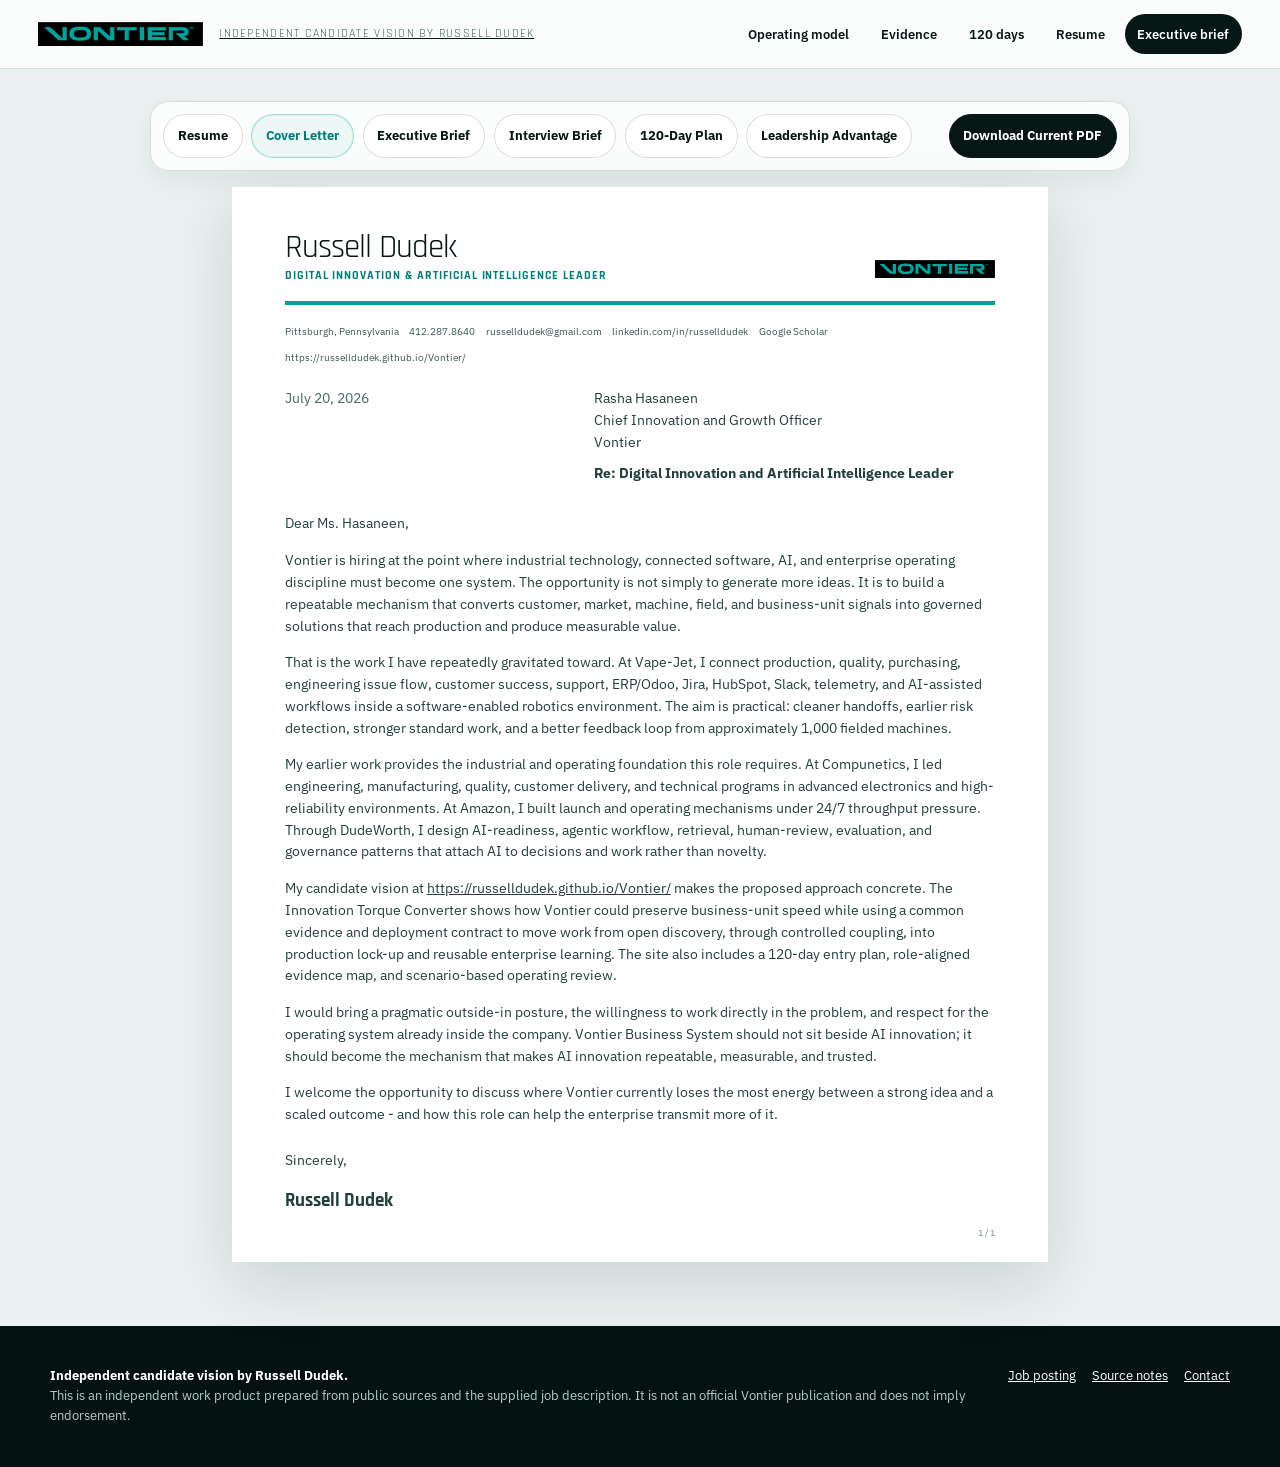
<file: cover-letter.html>
<!doctype html><html lang="en"><head><meta charset="utf-8"><meta name="viewport" content="width=device-width, initial-scale=1"><title>Russell Dudek | Vontier Cover Letter</title><link rel="stylesheet" href="styles.css"></head><body class="doc-body letter-doc">
<a class="skip-link" href="#main">Skip to main content</a>
<header class="site-header">
  <a class="brand-lockup" href="./" aria-label="Vontier candidate vision home">
    <img src="assets/brand/vontier-logo-4x.png" alt="Vontier">
    <span>Independent candidate vision by Russell Dudek</span>
  </a>
  <nav class="nav" aria-label="Primary navigation">
    <a href="index.html#model">Operating model</a>
    <a href="index.html#evidence">Evidence</a>
    <a href="index.html#entry">120 days</a>
    <a href="resume.html">Resume</a>
    <a class="nav-cta" href="executive-brief.html">Executive brief</a>
  </nav>
</header>
<main id="main" class="doc-shell "><div class="doc-toolbar screen-only" aria-label="Candidate documents"><a class="btn doc-tab" href="resume.html">Resume</a><a class="btn doc-tab is-active" href="cover-letter.html" aria-current="page">Cover Letter</a><a class="btn doc-tab" href="executive-brief.html">Executive Brief</a><a class="btn doc-tab" href="interview-brief.html">Interview Brief</a><a class="btn doc-tab" href="120-day-plan.html">120-Day Plan</a><a class="btn doc-tab" href="leadership-advantage.html">Leadership Advantage</a><a class="btn btn-primary doc-download" href="docs/Russell-Dudek-Vontier-Cover-Letter.pdf" download="Russell-Dudek-Vontier-Cover-Letter.pdf" data-download-current>Download Current PDF</a></div>
<section class="sheet" aria-label="Cover letter">
  <div class="doc-header"><div><div class="doc-name">Russell Dudek</div><div class="doc-role">Digital Innovation & Artificial Intelligence Leader</div></div><div class="doc-company"><img src="assets/brand/vontier-logo-4x.png" alt="Vontier"></div></div><div class="doc-contact"><span>Pittsburgh, Pennsylvania</span><span>412.287.8640</span><a href="mailto:russelldudek@gmail.com">russelldudek@gmail.com</a><a href="https://www.linkedin.com/in/russelldudek">linkedin.com/in/russelldudek</a><a href="https://scholar.google.com/citations?user=yHQSVd8AAAAJ&amp;hl=en">Google Scholar</a><a href="https://russelldudek.github.io/Vontier/">https://russelldudek.github.io/Vontier/</a></div>
  <div class="letter-body">
    <div class="letter-meta"><p>July 20, 2026</p><p>Rasha Hasaneen<br>Chief Innovation and Growth Officer<br>Vontier</p><p><strong>Re: Digital Innovation and Artificial Intelligence Leader</strong></p></div>
    <p>Dear Ms. Hasaneen,</p>
    <p>Vontier is hiring at the point where industrial technology, connected software, AI, and enterprise operating discipline must become one system. The opportunity is not simply to generate more ideas. It is to build a repeatable mechanism that converts customer, market, machine, field, and business-unit signals into governed solutions that reach production and produce measurable value.</p>
    <p>That is the work I have repeatedly gravitated toward. At Vape-Jet, I connect production, quality, purchasing, engineering issue flow, customer success, support, ERP/Odoo, Jira, HubSpot, Slack, telemetry, and AI-assisted workflows inside a software-enabled robotics environment. The aim is practical: cleaner handoffs, earlier risk detection, stronger standard work, and a better feedback loop from approximately 1,000 fielded machines.</p>
    <p>My earlier work provides the industrial and operating foundation this role requires. At Compunetics, I led engineering, manufacturing, quality, customer delivery, and technical programs in advanced electronics and high-reliability environments. At Amazon, I built launch and operating mechanisms under 24/7 throughput pressure. Through DudeWorth, I design AI-readiness, agentic workflow, retrieval, human-review, evaluation, and governance patterns that attach AI to decisions and work rather than novelty.</p>
    <p>My candidate vision at <a href="https://russelldudek.github.io/Vontier/">https://russelldudek.github.io/Vontier/</a> makes the proposed approach concrete. The Innovation Torque Converter shows how Vontier could preserve business-unit speed while using a common evidence and deployment contract to move work from open discovery, through controlled coupling, into production lock-up and reusable enterprise learning. The site also includes a 120-day entry plan, role-aligned evidence map, and scenario-based operating review.</p>
    <p>I would bring a pragmatic outside-in posture, the willingness to work directly in the problem, and respect for the operating system already inside the company. Vontier Business System should not sit beside AI innovation; it should become the mechanism that makes AI innovation repeatable, measurable, and trusted.</p>
    <p>I welcome the opportunity to discuss where Vontier currently loses the most energy between a strong idea and a scaled outcome - and how this role can help the enterprise transmit more of it.</p>
    <div class="signature"><p>Sincerely,</p><strong>Russell Dudek</strong></div>
  </div>
  <div class="page-number">1 / 1</div>
</section></main>
<footer class="site-footer">
  <div class="container footer-grid">
    <div><strong>Independent candidate vision by Russell Dudek.</strong><br>This is an independent work product prepared from public sources and the supplied job description. It is not an official Vontier publication and does not imply endorsement.</div>
    <div class="footer-links">
      <a href="https://careers.vontier.com/us/en/job/VONTUSVON000808/Digital-Innovation-and-Artificial-Intelligence-Leader?utm_source=linkedin&utm_medium=phenom-feeds&source=LinkedIn">Job posting</a>
      <a href="source-notes.html">Source notes</a>
      <a href="mailto:russelldudek@gmail.com">Contact</a>
    </div>
  </div>
</footer>
</body></html>
</file>
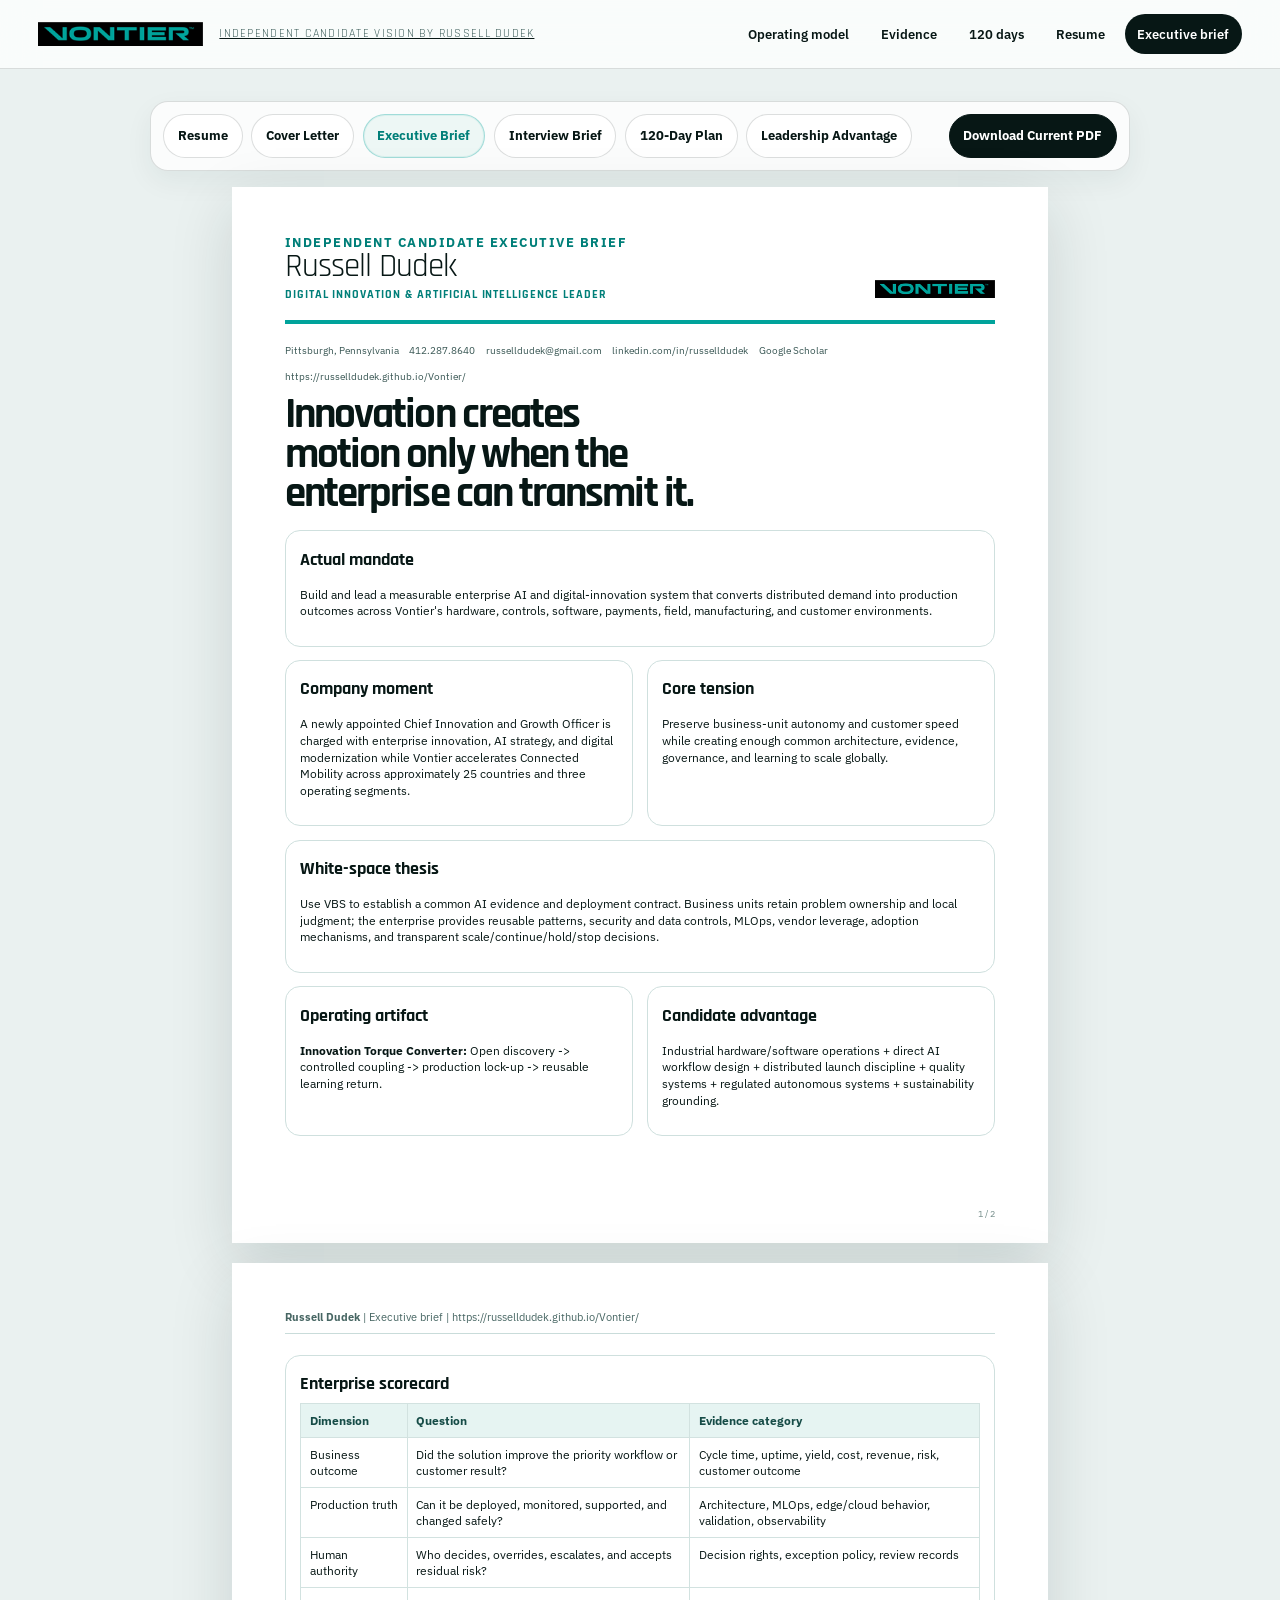
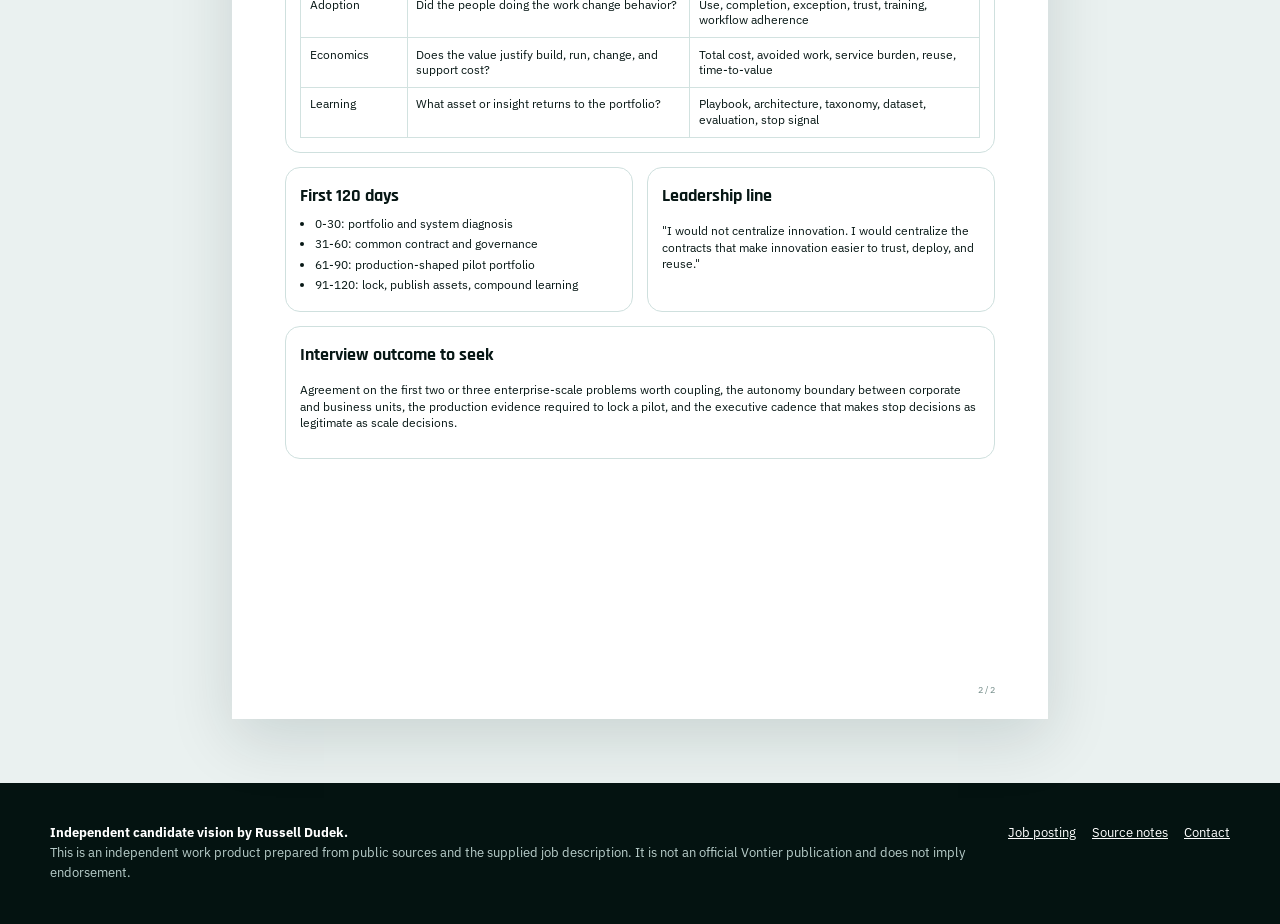
<file: executive-brief.html>
<!doctype html><html lang="en"><head><meta charset="utf-8"><meta name="viewport" content="width=device-width, initial-scale=1"><title>Vontier Executive Brief | Russell Dudek</title><link rel="stylesheet" href="styles.css"></head><body class="doc-body brief-doc executive-brief-doc">
<a class="skip-link" href="#main">Skip to main content</a>
<header class="site-header">
  <a class="brand-lockup" href="./" aria-label="Vontier candidate vision home">
    <img src="assets/brand/vontier-logo-4x.png" alt="Vontier">
    <span>Independent candidate vision by Russell Dudek</span>
  </a>
  <nav class="nav" aria-label="Primary navigation">
    <a href="index.html#model">Operating model</a>
    <a href="index.html#evidence">Evidence</a>
    <a href="index.html#entry">120 days</a>
    <a href="resume.html">Resume</a>
    <a class="nav-cta" href="executive-brief.html">Executive brief</a>
  </nav>
</header>
<main id="main" class="doc-shell "><div class="doc-toolbar screen-only" aria-label="Candidate documents"><a class="btn doc-tab" href="resume.html">Resume</a><a class="btn doc-tab" href="cover-letter.html">Cover Letter</a><a class="btn doc-tab is-active" href="executive-brief.html" aria-current="page">Executive Brief</a><a class="btn doc-tab" href="interview-brief.html">Interview Brief</a><a class="btn doc-tab" href="120-day-plan.html">120-Day Plan</a><a class="btn doc-tab" href="leadership-advantage.html">Leadership Advantage</a><a class="btn btn-primary doc-download" href="docs/Russell-Dudek-Vontier-Executive-Brief.pdf" download="Russell-Dudek-Vontier-Executive-Brief.pdf" data-download-current>Download Current PDF</a></div>
<section class="sheet"><div class="brief-kicker">Independent candidate executive brief</div><div class="doc-header"><div><div class="doc-name">Russell Dudek</div><div class="doc-role">Digital Innovation & Artificial Intelligence Leader</div></div><div class="doc-company"><img src="assets/brand/vontier-logo-4x.png" alt="Vontier"></div></div><div class="doc-contact"><span>Pittsburgh, Pennsylvania</span><span>412.287.8640</span><a href="mailto:russelldudek@gmail.com">russelldudek@gmail.com</a><a href="https://www.linkedin.com/in/russelldudek">linkedin.com/in/russelldudek</a><a href="https://scholar.google.com/citations?user=yHQSVd8AAAAJ&amp;hl=en">Google Scholar</a><a href="https://russelldudek.github.io/Vontier/">https://russelldudek.github.io/Vontier/</a></div><h1 class="brief-title">Innovation creates motion only when the enterprise can transmit it.</h1><div class="brief-grid"><div class="brief-card full"><h3>Actual mandate</h3><p>Build and lead a measurable enterprise AI and digital-innovation system that converts distributed demand into production outcomes across Vontier's hardware, controls, software, payments, field, manufacturing, and customer environments.</p></div><div class="brief-card"><h3>Company moment</h3><p>A newly appointed Chief Innovation and Growth Officer is charged with enterprise innovation, AI strategy, and digital modernization while Vontier accelerates Connected Mobility across approximately 25 countries and three operating segments.</p></div><div class="brief-card"><h3>Core tension</h3><p>Preserve business-unit autonomy and customer speed while creating enough common architecture, evidence, governance, and learning to scale globally.</p></div><div class="brief-card full"><h3>White-space thesis</h3><p>Use VBS to establish a common AI evidence and deployment contract. Business units retain problem ownership and local judgment; the enterprise provides reusable patterns, security and data controls, MLOps, vendor leverage, adoption mechanisms, and transparent scale/continue/hold/stop decisions.</p></div><div class="brief-card"><h3>Operating artifact</h3><p><strong>Innovation Torque Converter:</strong> Open discovery -> controlled coupling -> production lock-up -> reusable learning return.</p></div><div class="brief-card"><h3>Candidate advantage</h3><p>Industrial hardware/software operations + direct AI workflow design + distributed launch discipline + quality systems + regulated autonomous systems + sustainability grounding.</p></div></div><div class="page-number">1 / 2</div></section>
<section class="sheet"><div class="continuation"><strong>Russell Dudek</strong> | Executive brief | https://russelldudek.github.io/Vontier/</div><div class="brief-grid"><div class="brief-card full"><h3>Enterprise scorecard</h3><table class="matrix"><thead><tr><th>Dimension</th><th>Question</th><th>Evidence category</th></tr></thead><tbody><tr><td>Business outcome</td><td>Did the solution improve the priority workflow or customer result?</td><td>Cycle time, uptime, yield, cost, revenue, risk, customer outcome</td></tr><tr><td>Production truth</td><td>Can it be deployed, monitored, supported, and changed safely?</td><td>Architecture, MLOps, edge/cloud behavior, validation, observability</td></tr><tr><td>Human authority</td><td>Who decides, overrides, escalates, and accepts residual risk?</td><td>Decision rights, exception policy, review records</td></tr><tr><td>Adoption</td><td>Did the people doing the work change behavior?</td><td>Use, completion, exception, trust, training, workflow adherence</td></tr><tr><td>Economics</td><td>Does the value justify build, run, change, and support cost?</td><td>Total cost, avoided work, service burden, reuse, time-to-value</td></tr><tr><td>Learning</td><td>What asset or insight returns to the portfolio?</td><td>Playbook, architecture, taxonomy, dataset, evaluation, stop signal</td></tr></tbody></table></div><div class="brief-card"><h3>First 120 days</h3><ul><li>0-30: portfolio and system diagnosis</li><li>31-60: common contract and governance</li><li>61-90: production-shaped pilot portfolio</li><li>91-120: lock, publish assets, compound learning</li></ul></div><div class="brief-card"><h3>Leadership line</h3><p>"I would not centralize innovation. I would centralize the contracts that make innovation easier to trust, deploy, and reuse."</p></div><div class="brief-card full"><h3>Interview outcome to seek</h3><p>Agreement on the first two or three enterprise-scale problems worth coupling, the autonomy boundary between corporate and business units, the production evidence required to lock a pilot, and the executive cadence that makes stop decisions as legitimate as scale decisions.</p></div></div><div class="page-number">2 / 2</div></section></main>
<footer class="site-footer">
  <div class="container footer-grid">
    <div><strong>Independent candidate vision by Russell Dudek.</strong><br>This is an independent work product prepared from public sources and the supplied job description. It is not an official Vontier publication and does not imply endorsement.</div>
    <div class="footer-links">
      <a href="https://careers.vontier.com/us/en/job/VONTUSVON000808/Digital-Innovation-and-Artificial-Intelligence-Leader?utm_source=linkedin&utm_medium=phenom-feeds&source=LinkedIn">Job posting</a>
      <a href="source-notes.html">Source notes</a>
      <a href="mailto:russelldudek@gmail.com">Contact</a>
    </div>
  </div>
</footer>
</body></html>
</file>
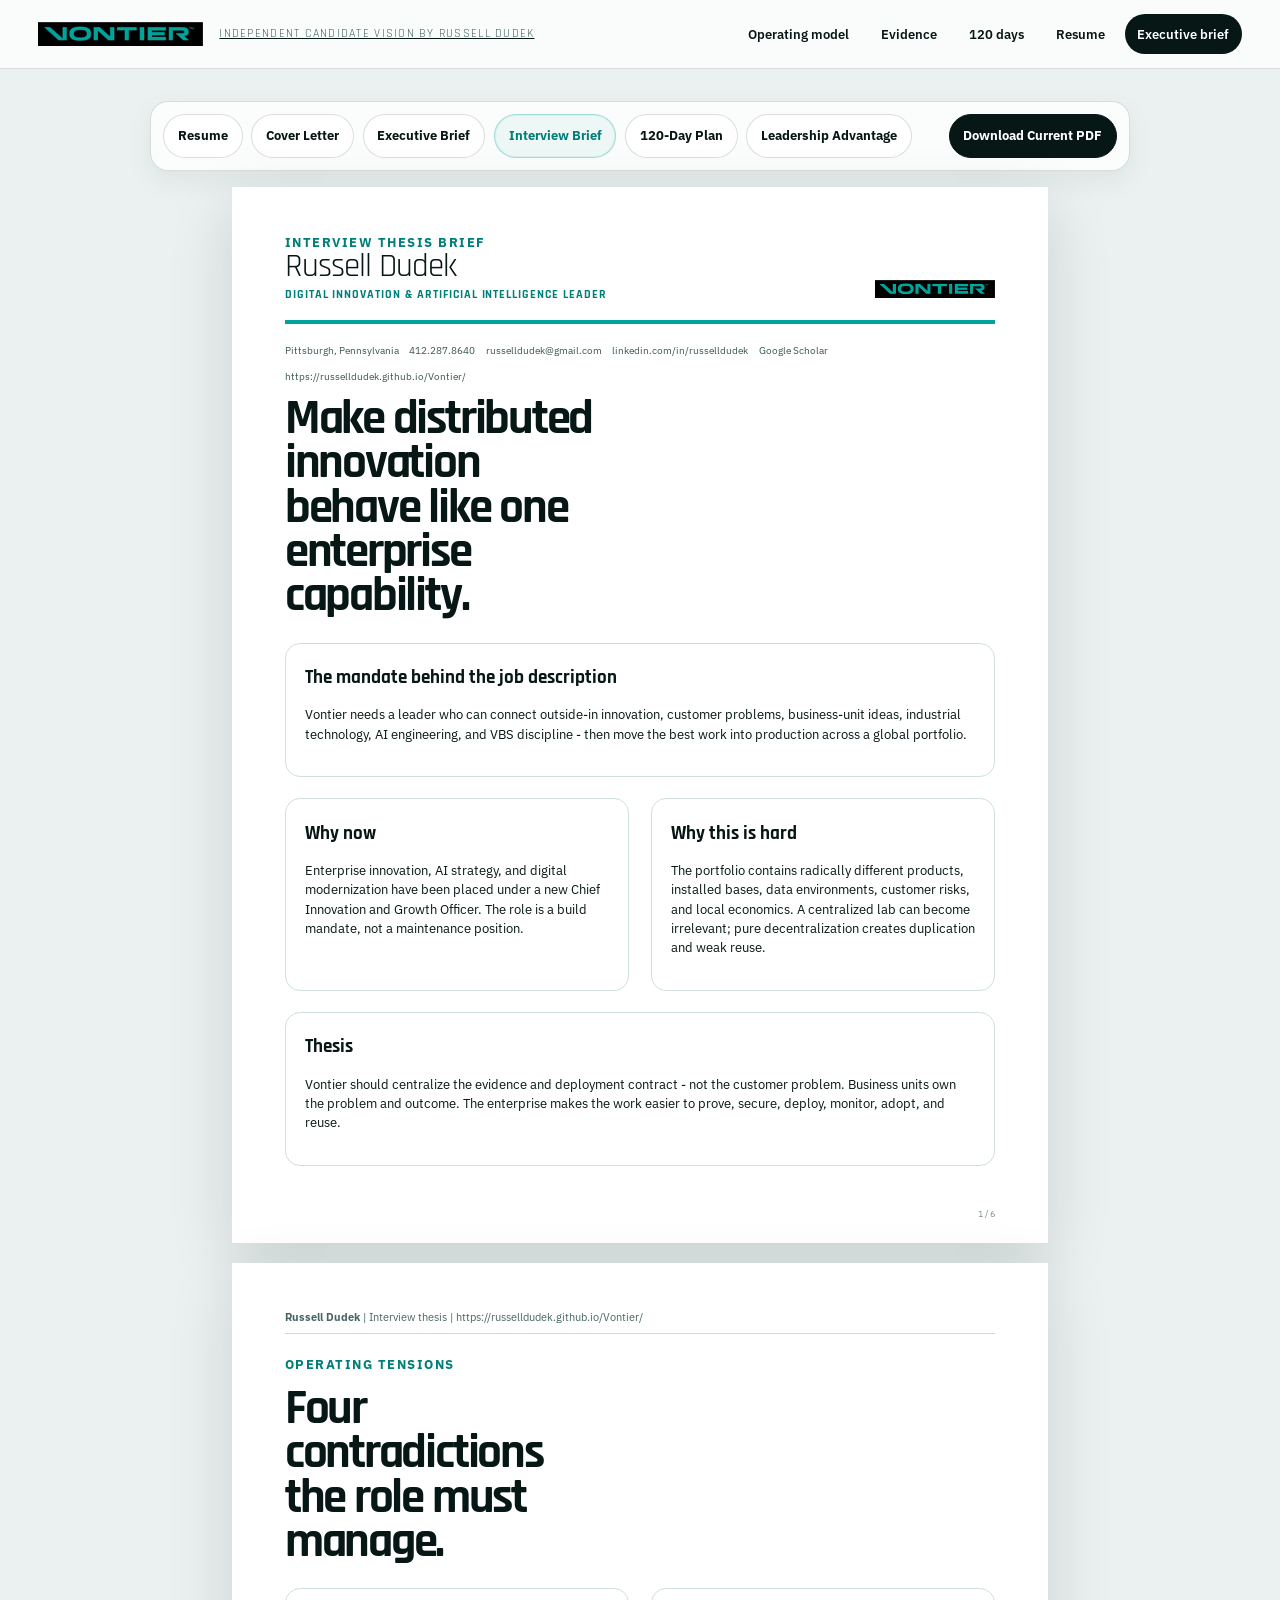
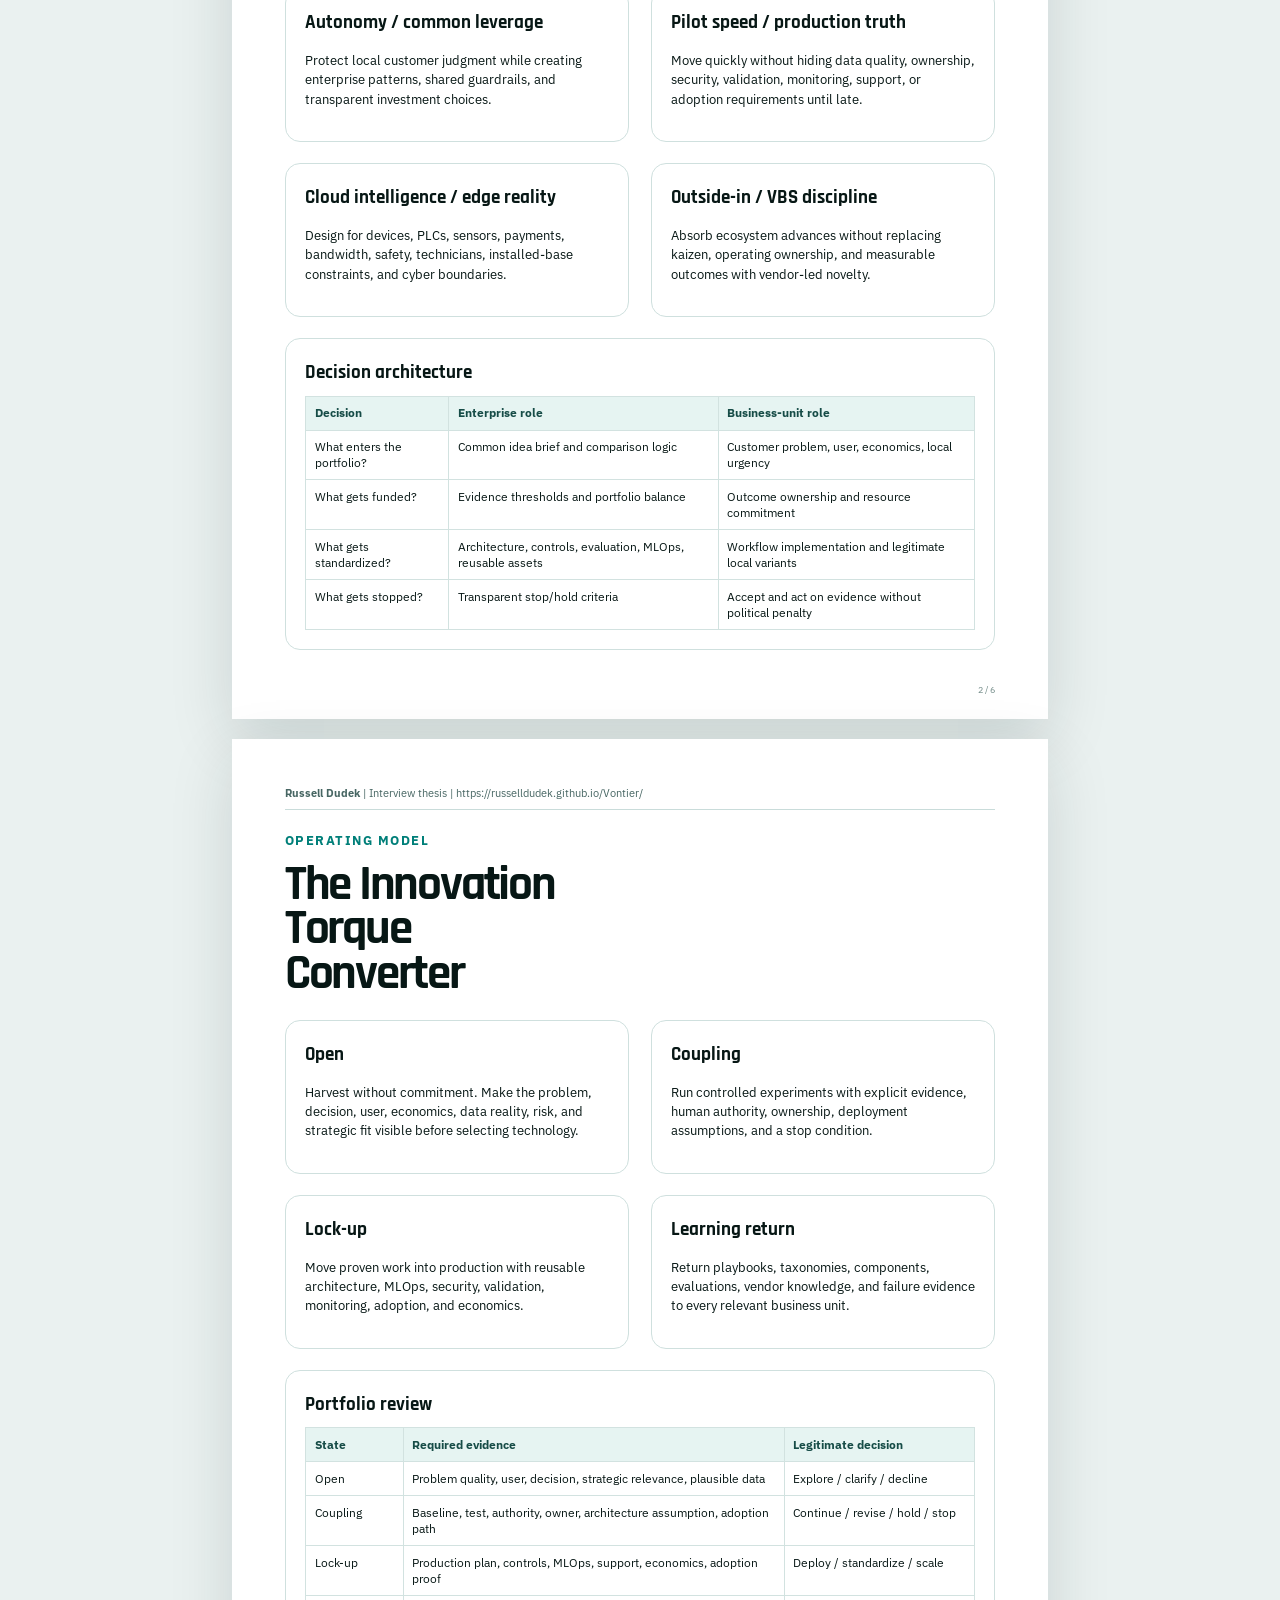
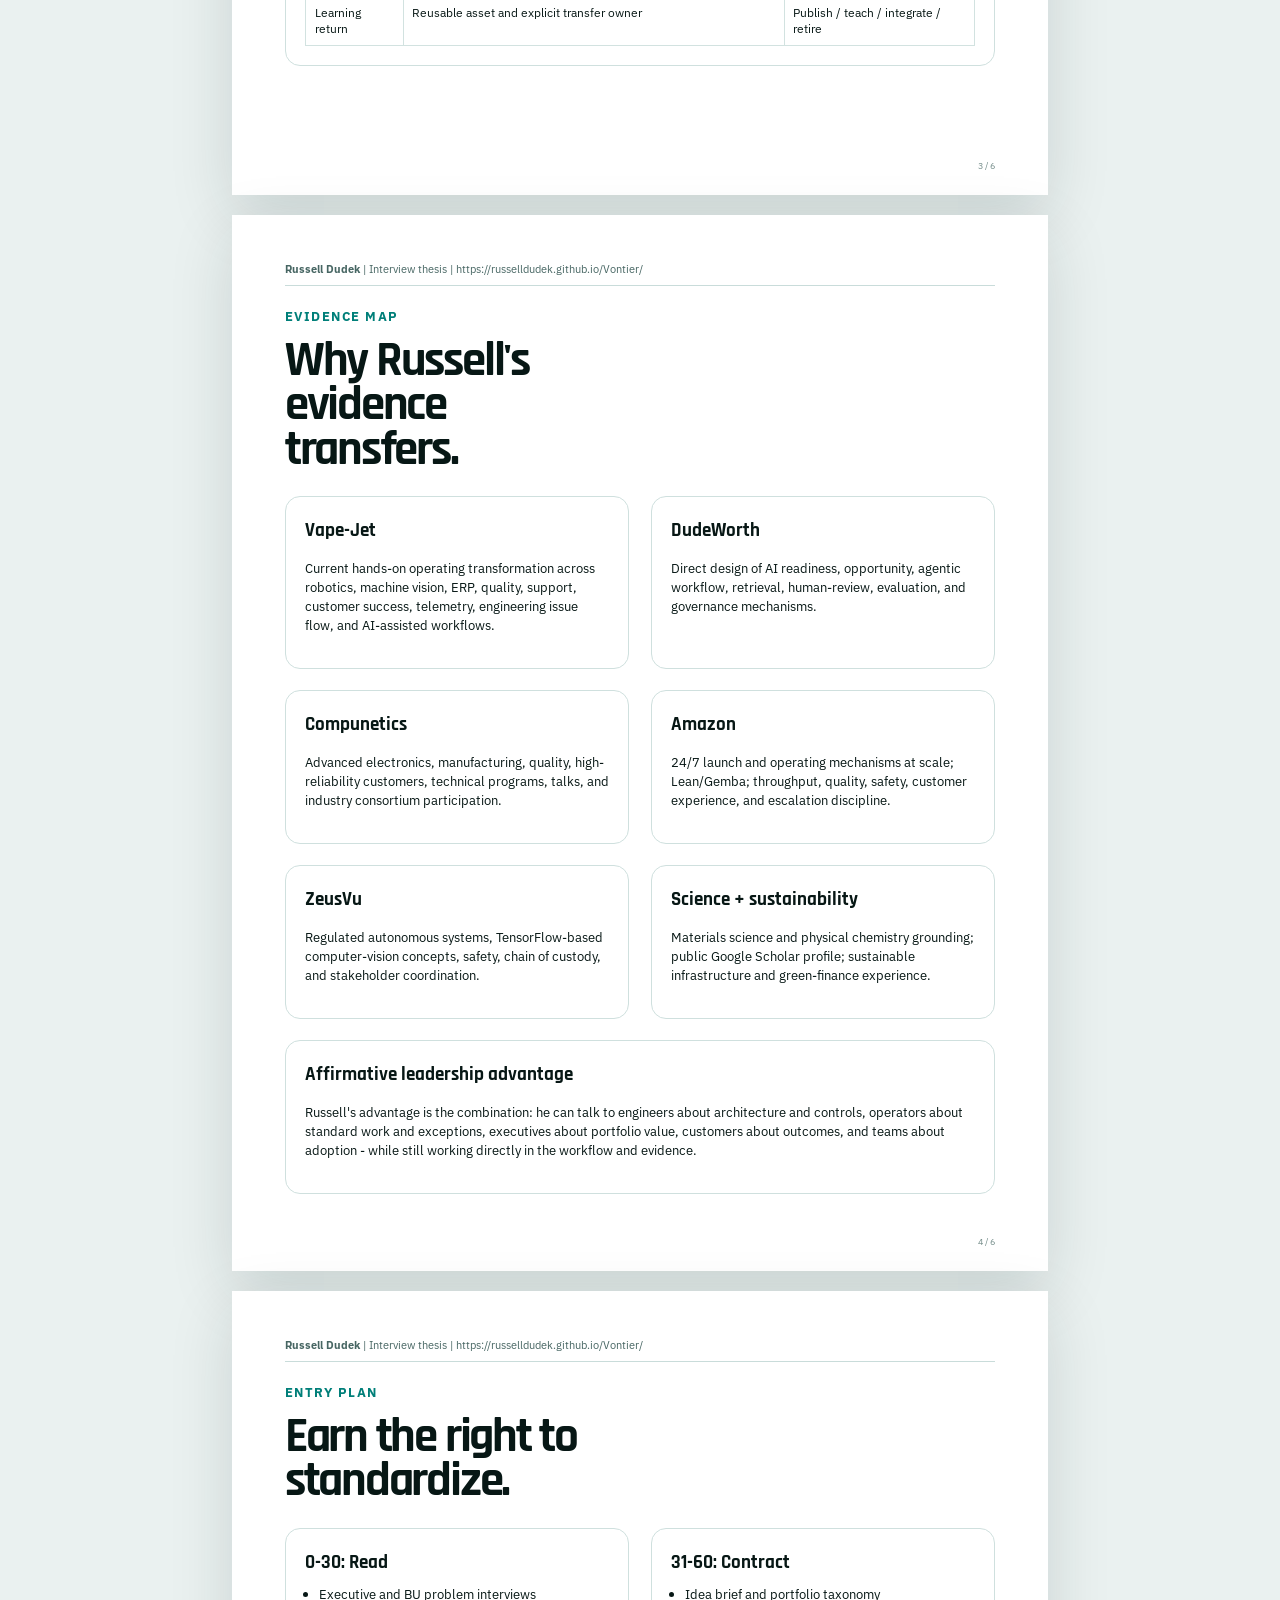
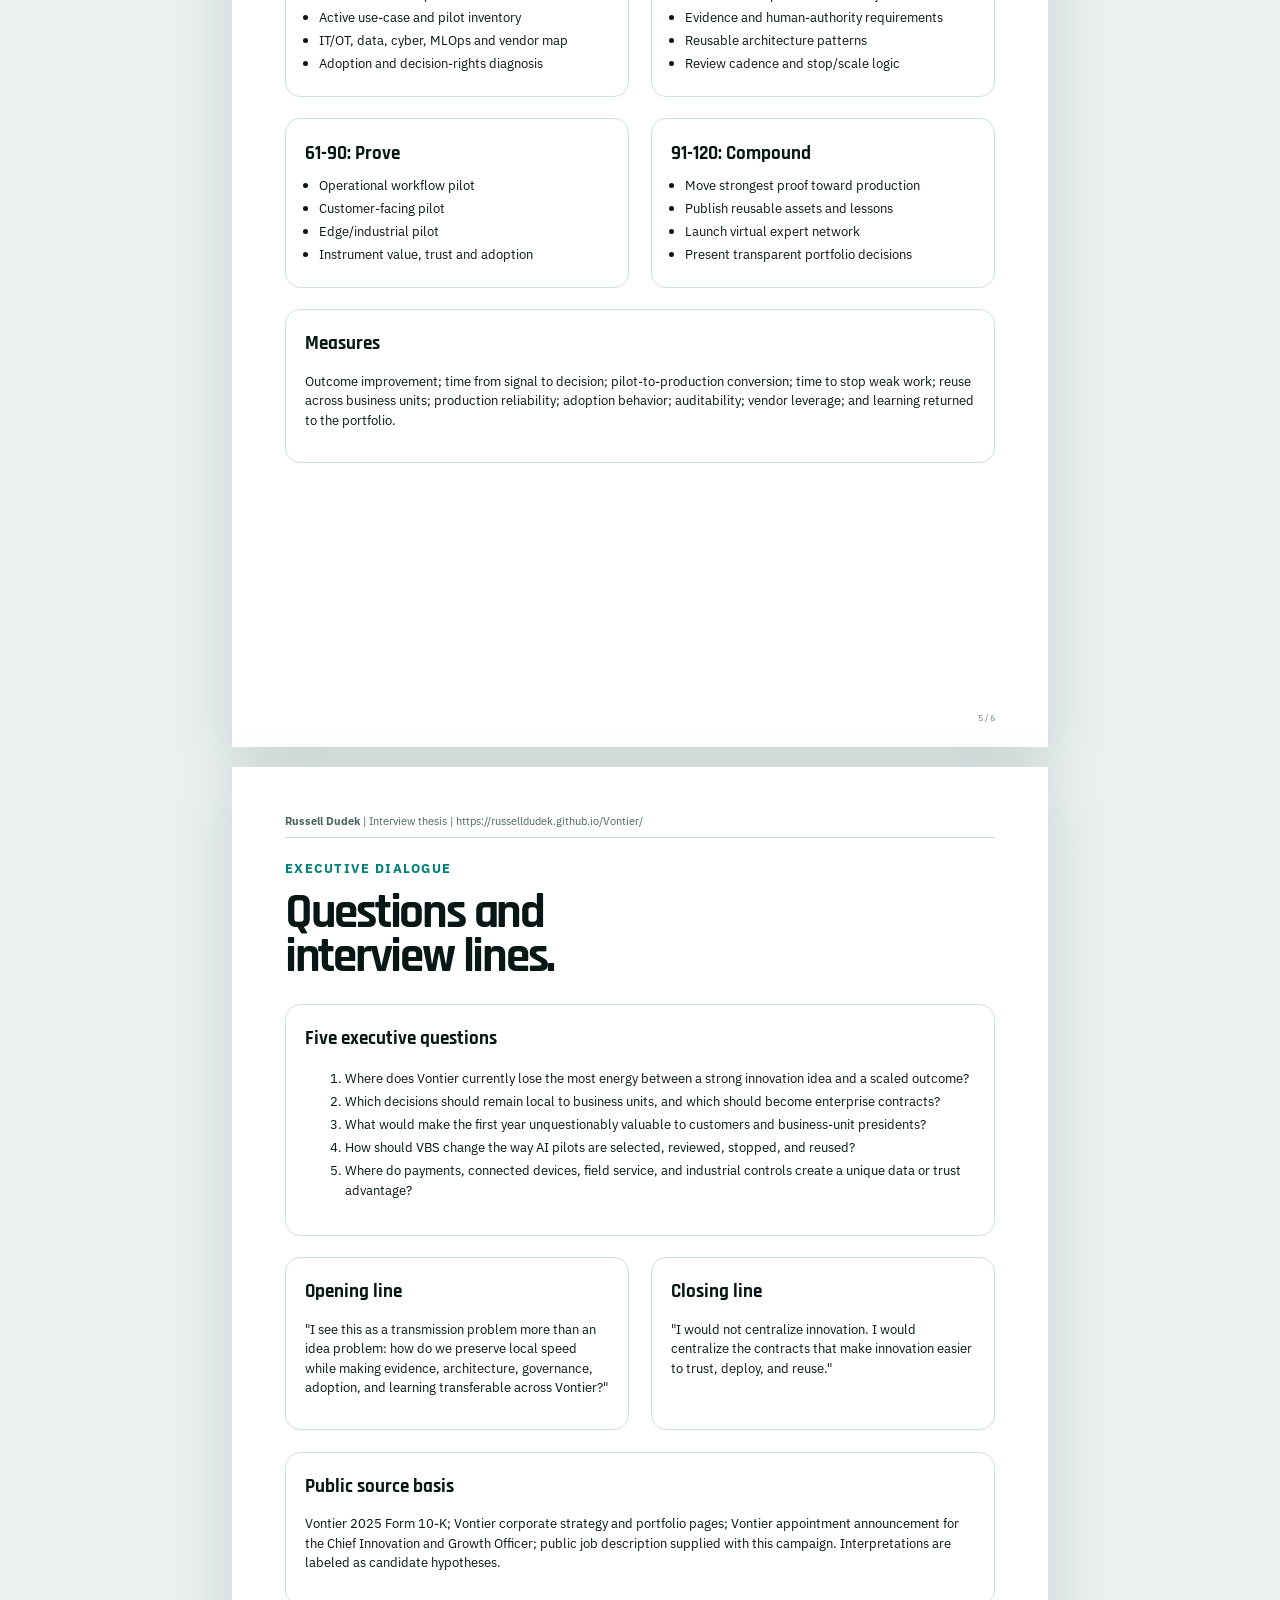
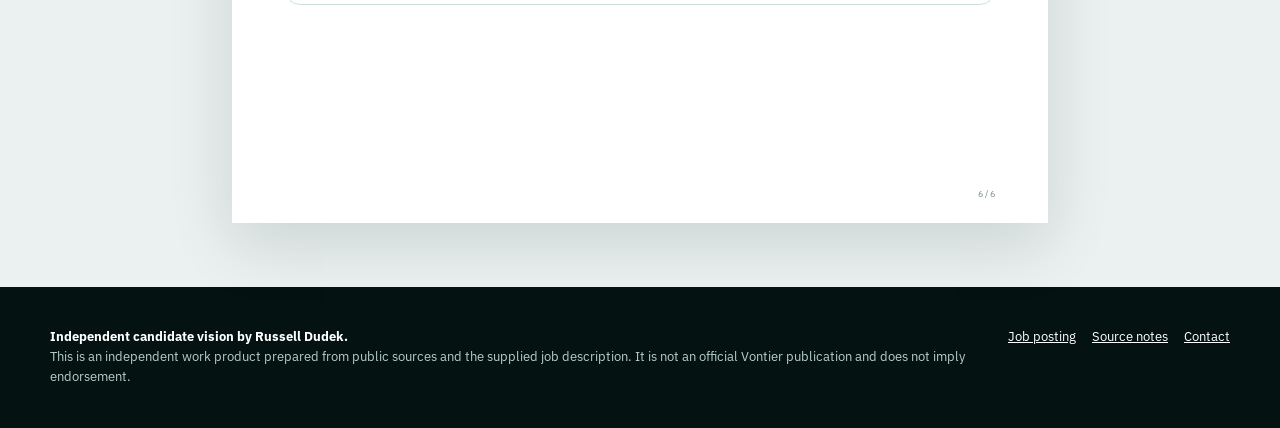
<file: interview-brief.html>
<!doctype html><html lang="en"><head><meta charset="utf-8"><meta name="viewport" content="width=device-width, initial-scale=1"><title>Vontier Interview Thesis | Russell Dudek</title><link rel="stylesheet" href="styles.css"></head><body class="doc-body brief-doc">
<a class="skip-link" href="#main">Skip to main content</a>
<header class="site-header">
  <a class="brand-lockup" href="./" aria-label="Vontier candidate vision home">
    <img src="assets/brand/vontier-logo-4x.png" alt="Vontier">
    <span>Independent candidate vision by Russell Dudek</span>
  </a>
  <nav class="nav" aria-label="Primary navigation">
    <a href="index.html#model">Operating model</a>
    <a href="index.html#evidence">Evidence</a>
    <a href="index.html#entry">120 days</a>
    <a href="resume.html">Resume</a>
    <a class="nav-cta" href="executive-brief.html">Executive brief</a>
  </nav>
</header>
<main id="main" class="doc-shell "><div class="doc-toolbar screen-only" aria-label="Candidate documents"><a class="btn doc-tab" href="resume.html">Resume</a><a class="btn doc-tab" href="cover-letter.html">Cover Letter</a><a class="btn doc-tab" href="executive-brief.html">Executive Brief</a><a class="btn doc-tab is-active" href="interview-brief.html" aria-current="page">Interview Brief</a><a class="btn doc-tab" href="120-day-plan.html">120-Day Plan</a><a class="btn doc-tab" href="leadership-advantage.html">Leadership Advantage</a><a class="btn btn-primary doc-download" href="docs/Russell-Dudek-Vontier-Interview-Brief.pdf" download="Russell-Dudek-Vontier-Interview-Brief.pdf" data-download-current>Download Current PDF</a></div><section class="sheet"><div class="brief-kicker">Interview thesis brief</div><div class="doc-header"><div><div class="doc-name">Russell Dudek</div><div class="doc-role">Digital Innovation & Artificial Intelligence Leader</div></div><div class="doc-company"><img src="assets/brand/vontier-logo-4x.png" alt="Vontier"></div></div><div class="doc-contact"><span>Pittsburgh, Pennsylvania</span><span>412.287.8640</span><a href="mailto:russelldudek@gmail.com">russelldudek@gmail.com</a><a href="https://www.linkedin.com/in/russelldudek">linkedin.com/in/russelldudek</a><a href="https://scholar.google.com/citations?user=yHQSVd8AAAAJ&amp;hl=en">Google Scholar</a><a href="https://russelldudek.github.io/Vontier/">https://russelldudek.github.io/Vontier/</a></div><h1 class="brief-title">Make distributed innovation behave like one enterprise capability.</h1><div class="brief-grid"><div class="brief-card full"><h3>The mandate behind the job description</h3><p>Vontier needs a leader who can connect outside-in innovation, customer problems, business-unit ideas, industrial technology, AI engineering, and VBS discipline - then move the best work into production across a global portfolio.</p></div><div class="brief-card"><h3>Why now</h3><p>Enterprise innovation, AI strategy, and digital modernization have been placed under a new Chief Innovation and Growth Officer. The role is a build mandate, not a maintenance position.</p></div><div class="brief-card"><h3>Why this is hard</h3><p>The portfolio contains radically different products, installed bases, data environments, customer risks, and local economics. A centralized lab can become irrelevant; pure decentralization creates duplication and weak reuse.</p></div><div class="brief-card full"><h3>Thesis</h3><p>Vontier should centralize the evidence and deployment contract - not the customer problem. Business units own the problem and outcome. The enterprise makes the work easier to prove, secure, deploy, monitor, adopt, and reuse.</p></div></div><div class="page-number">1 / 6</div></section><section class="sheet"><div class="continuation"><strong>Russell Dudek</strong> | Interview thesis | https://russelldudek.github.io/Vontier/</div><div class="brief-kicker">Operating tensions</div><h1 class="brief-title">Four contradictions the role must manage.</h1><div class="brief-grid"><div class="brief-card"><h3>Autonomy / common leverage</h3><p>Protect local customer judgment while creating enterprise patterns, shared guardrails, and transparent investment choices.</p></div><div class="brief-card"><h3>Pilot speed / production truth</h3><p>Move quickly without hiding data quality, ownership, security, validation, monitoring, support, or adoption requirements until late.</p></div><div class="brief-card"><h3>Cloud intelligence / edge reality</h3><p>Design for devices, PLCs, sensors, payments, bandwidth, safety, technicians, installed-base constraints, and cyber boundaries.</p></div><div class="brief-card"><h3>Outside-in / VBS discipline</h3><p>Absorb ecosystem advances without replacing kaizen, operating ownership, and measurable outcomes with vendor-led novelty.</p></div><div class="brief-card full"><h3>Decision architecture</h3><table class="matrix"><tr><th>Decision</th><th>Enterprise role</th><th>Business-unit role</th></tr><tr><td>What enters the portfolio?</td><td>Common idea brief and comparison logic</td><td>Customer problem, user, economics, local urgency</td></tr><tr><td>What gets funded?</td><td>Evidence thresholds and portfolio balance</td><td>Outcome ownership and resource commitment</td></tr><tr><td>What gets standardized?</td><td>Architecture, controls, evaluation, MLOps, reusable assets</td><td>Workflow implementation and legitimate local variants</td></tr><tr><td>What gets stopped?</td><td>Transparent stop/hold criteria</td><td>Accept and act on evidence without political penalty</td></tr></table></div></div><div class="page-number">2 / 6</div></section><section class="sheet"><div class="continuation"><strong>Russell Dudek</strong> | Interview thesis | https://russelldudek.github.io/Vontier/</div><div class="brief-kicker">Operating model</div><h1 class="brief-title">The Innovation Torque Converter</h1><div class="brief-grid"><div class="brief-card"><h3>Open</h3><p>Harvest without commitment. Make the problem, decision, user, economics, data reality, risk, and strategic fit visible before selecting technology.</p></div><div class="brief-card"><h3>Coupling</h3><p>Run controlled experiments with explicit evidence, human authority, ownership, deployment assumptions, and a stop condition.</p></div><div class="brief-card"><h3>Lock-up</h3><p>Move proven work into production with reusable architecture, MLOps, security, validation, monitoring, adoption, and economics.</p></div><div class="brief-card"><h3>Learning return</h3><p>Return playbooks, taxonomies, components, evaluations, vendor knowledge, and failure evidence to every relevant business unit.</p></div><div class="brief-card full"><h3>Portfolio review</h3><table class="matrix"><tr><th>State</th><th>Required evidence</th><th>Legitimate decision</th></tr><tr><td>Open</td><td>Problem quality, user, decision, strategic relevance, plausible data</td><td>Explore / clarify / decline</td></tr><tr><td>Coupling</td><td>Baseline, test, authority, owner, architecture assumption, adoption path</td><td>Continue / revise / hold / stop</td></tr><tr><td>Lock-up</td><td>Production plan, controls, MLOps, support, economics, adoption proof</td><td>Deploy / standardize / scale</td></tr><tr><td>Learning return</td><td>Reusable asset and explicit transfer owner</td><td>Publish / teach / integrate / retire</td></tr></table></div></div><div class="page-number">3 / 6</div></section><section class="sheet"><div class="continuation"><strong>Russell Dudek</strong> | Interview thesis | https://russelldudek.github.io/Vontier/</div><div class="brief-kicker">Evidence map</div><h1 class="brief-title">Why Russell's evidence transfers.</h1><div class="brief-grid"><div class="brief-card"><h3>Vape-Jet</h3><p>Current hands-on operating transformation across robotics, machine vision, ERP, quality, support, customer success, telemetry, engineering issue flow, and AI-assisted workflows.</p></div><div class="brief-card"><h3>DudeWorth</h3><p>Direct design of AI readiness, opportunity, agentic workflow, retrieval, human-review, evaluation, and governance mechanisms.</p></div><div class="brief-card"><h3>Compunetics</h3><p>Advanced electronics, manufacturing, quality, high-reliability customers, technical programs, talks, and industry consortium participation.</p></div><div class="brief-card"><h3>Amazon</h3><p>24/7 launch and operating mechanisms at scale; Lean/Gemba; throughput, quality, safety, customer experience, and escalation discipline.</p></div><div class="brief-card"><h3>ZeusVu</h3><p>Regulated autonomous systems, TensorFlow-based computer-vision concepts, safety, chain of custody, and stakeholder coordination.</p></div><div class="brief-card"><h3>Science + sustainability</h3><p>Materials science and physical chemistry grounding; public Google Scholar profile; sustainable infrastructure and green-finance experience.</p></div><div class="brief-card full"><h3>Affirmative leadership advantage</h3><p>Russell's advantage is the combination: he can talk to engineers about architecture and controls, operators about standard work and exceptions, executives about portfolio value, customers about outcomes, and teams about adoption - while still working directly in the workflow and evidence.</p></div></div><div class="page-number">4 / 6</div></section><section class="sheet"><div class="continuation"><strong>Russell Dudek</strong> | Interview thesis | https://russelldudek.github.io/Vontier/</div><div class="brief-kicker">Entry plan</div><h1 class="brief-title">Earn the right to standardize.</h1><div class="brief-grid"><div class="brief-card"><h3>0-30: Read</h3><ul><li>Executive and BU problem interviews</li><li>Active use-case and pilot inventory</li><li>IT/OT, data, cyber, MLOps and vendor map</li><li>Adoption and decision-rights diagnosis</li></ul></div><div class="brief-card"><h3>31-60: Contract</h3><ul><li>Idea brief and portfolio taxonomy</li><li>Evidence and human-authority requirements</li><li>Reusable architecture patterns</li><li>Review cadence and stop/scale logic</li></ul></div><div class="brief-card"><h3>61-90: Prove</h3><ul><li>Operational workflow pilot</li><li>Customer-facing pilot</li><li>Edge/industrial pilot</li><li>Instrument value, trust and adoption</li></ul></div><div class="brief-card"><h3>91-120: Compound</h3><ul><li>Move strongest proof toward production</li><li>Publish reusable assets and lessons</li><li>Launch virtual expert network</li><li>Present transparent portfolio decisions</li></ul></div><div class="brief-card full"><h3>Measures</h3><p>Outcome improvement; time from signal to decision; pilot-to-production conversion; time to stop weak work; reuse across business units; production reliability; adoption behavior; auditability; vendor leverage; and learning returned to the portfolio.</p></div></div><div class="page-number">5 / 6</div></section><section class="sheet"><div class="continuation"><strong>Russell Dudek</strong> | Interview thesis | https://russelldudek.github.io/Vontier/</div><div class="brief-kicker">Executive dialogue</div><h1 class="brief-title">Questions and interview lines.</h1><div class="brief-grid"><div class="brief-card full"><h3>Five executive questions</h3><ol><li>Where does Vontier currently lose the most energy between a strong innovation idea and a scaled outcome?</li><li>Which decisions should remain local to business units, and which should become enterprise contracts?</li><li>What would make the first year unquestionably valuable to customers and business-unit presidents?</li><li>How should VBS change the way AI pilots are selected, reviewed, stopped, and reused?</li><li>Where do payments, connected devices, field service, and industrial controls create a unique data or trust advantage?</li></ol></div><div class="brief-card"><h3>Opening line</h3><p>"I see this as a transmission problem more than an idea problem: how do we preserve local speed while making evidence, architecture, governance, adoption, and learning transferable across Vontier?"</p></div><div class="brief-card"><h3>Closing line</h3><p>"I would not centralize innovation. I would centralize the contracts that make innovation easier to trust, deploy, and reuse."</p></div><div class="brief-card full"><h3>Public source basis</h3><p>Vontier 2025 Form 10-K; Vontier corporate strategy and portfolio pages; Vontier appointment announcement for the Chief Innovation and Growth Officer; public job description supplied with this campaign. Interpretations are labeled as candidate hypotheses.</p></div></div><div class="page-number">6 / 6</div></section></main>
<footer class="site-footer">
  <div class="container footer-grid">
    <div><strong>Independent candidate vision by Russell Dudek.</strong><br>This is an independent work product prepared from public sources and the supplied job description. It is not an official Vontier publication and does not imply endorsement.</div>
    <div class="footer-links">
      <a href="https://careers.vontier.com/us/en/job/VONTUSVON000808/Digital-Innovation-and-Artificial-Intelligence-Leader?utm_source=linkedin&utm_medium=phenom-feeds&source=LinkedIn">Job posting</a>
      <a href="source-notes.html">Source notes</a>
      <a href="mailto:russelldudek@gmail.com">Contact</a>
    </div>
  </div>
</footer>
</body></html>
</file>
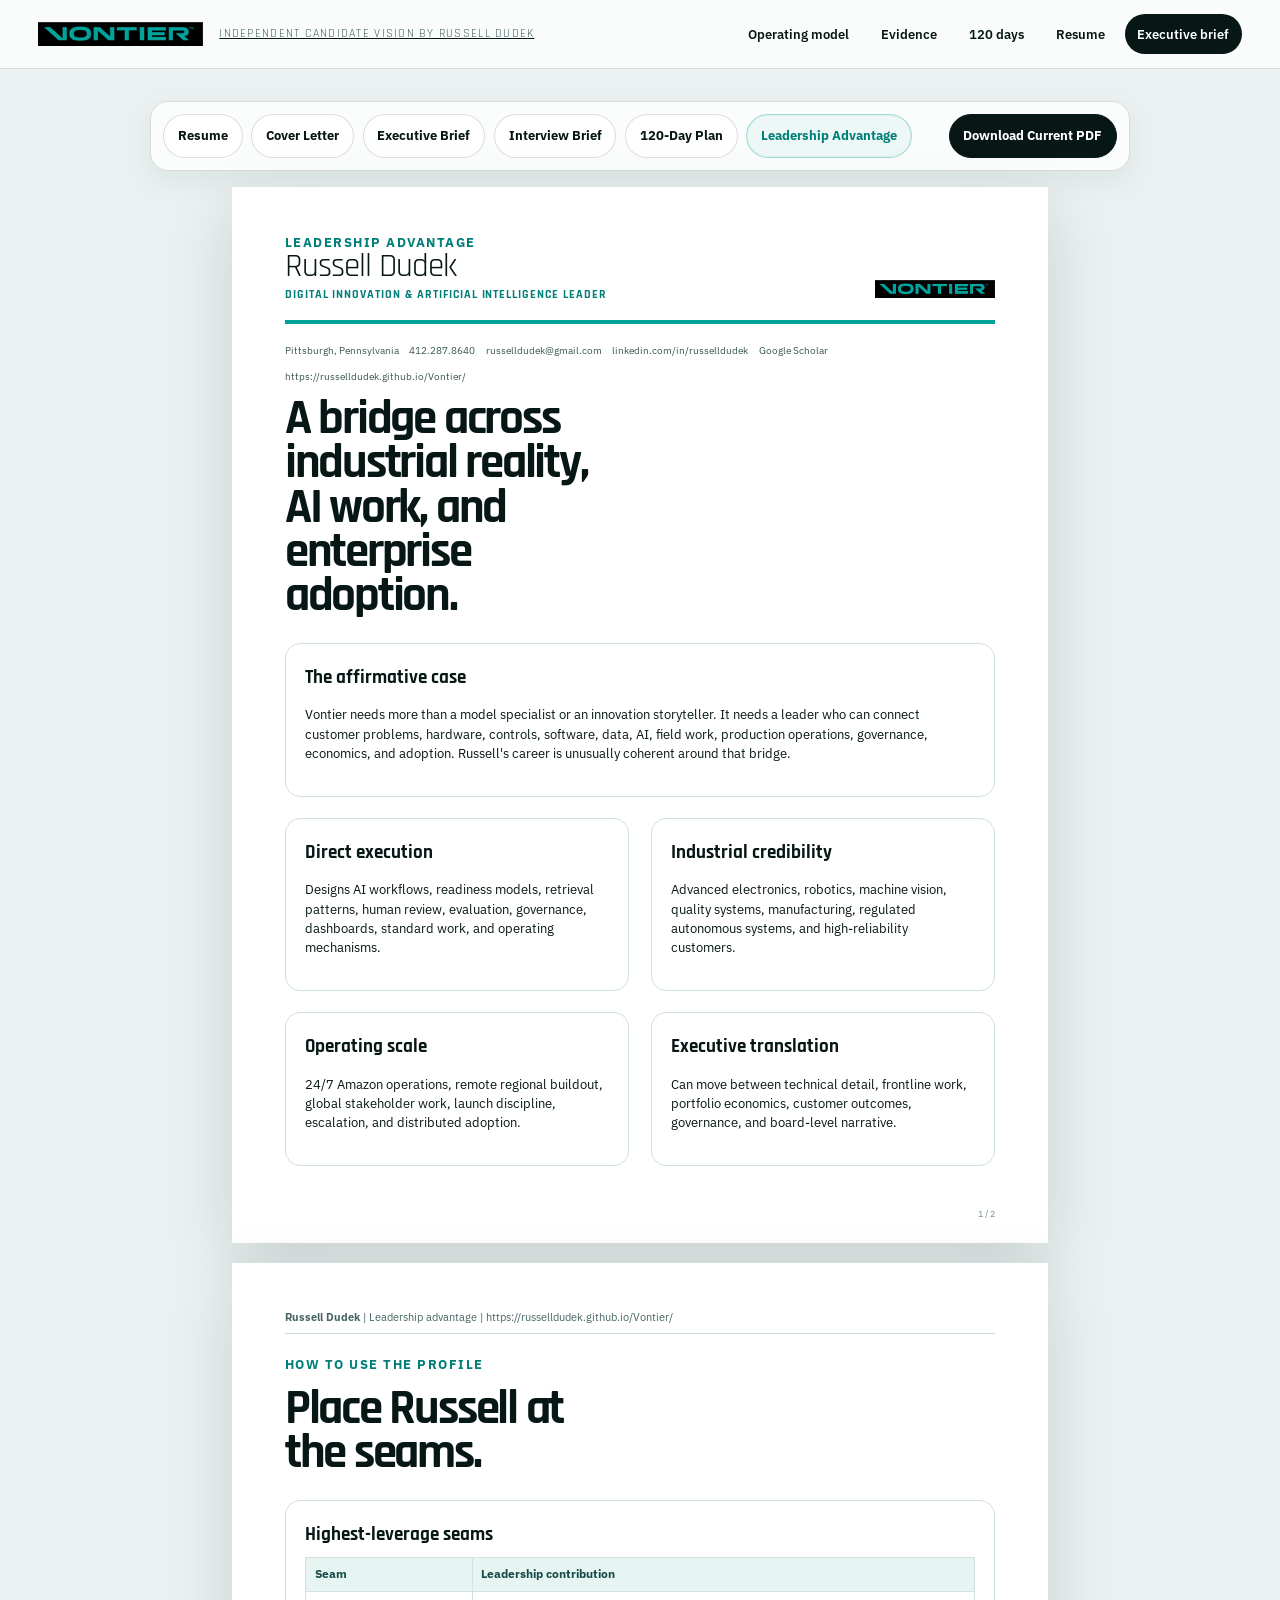
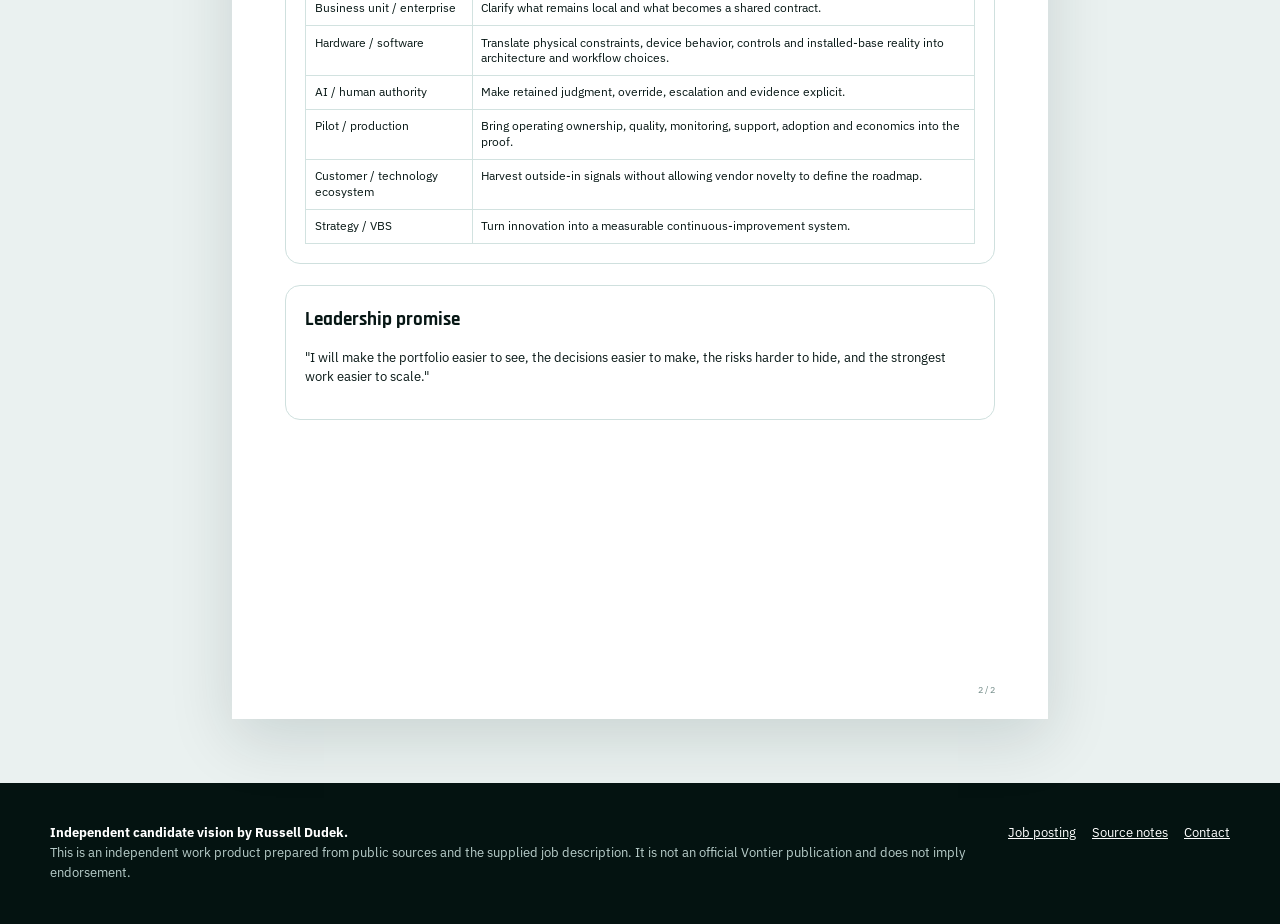
<file: leadership-advantage.html>
<!doctype html><html lang="en"><head><meta charset="utf-8"><meta name="viewport" content="width=device-width, initial-scale=1"><title>Vontier Leadership Advantage | Russell Dudek</title><link rel="stylesheet" href="styles.css"></head><body class="doc-body brief-doc">
<a class="skip-link" href="#main">Skip to main content</a>
<header class="site-header">
  <a class="brand-lockup" href="./" aria-label="Vontier candidate vision home">
    <img src="assets/brand/vontier-logo-4x.png" alt="Vontier">
    <span>Independent candidate vision by Russell Dudek</span>
  </a>
  <nav class="nav" aria-label="Primary navigation">
    <a href="index.html#model">Operating model</a>
    <a href="index.html#evidence">Evidence</a>
    <a href="index.html#entry">120 days</a>
    <a href="resume.html">Resume</a>
    <a class="nav-cta" href="executive-brief.html">Executive brief</a>
  </nav>
</header>
<main id="main" class="doc-shell "><div class="doc-toolbar screen-only" aria-label="Candidate documents"><a class="btn doc-tab" href="resume.html">Resume</a><a class="btn doc-tab" href="cover-letter.html">Cover Letter</a><a class="btn doc-tab" href="executive-brief.html">Executive Brief</a><a class="btn doc-tab" href="interview-brief.html">Interview Brief</a><a class="btn doc-tab" href="120-day-plan.html">120-Day Plan</a><a class="btn doc-tab is-active" href="leadership-advantage.html" aria-current="page">Leadership Advantage</a><a class="btn btn-primary doc-download" href="docs/Russell-Dudek-Vontier-Leadership-Advantage.pdf" download="Russell-Dudek-Vontier-Leadership-Advantage.pdf" data-download-current>Download Current PDF</a></div><section class="sheet"><div class="brief-kicker">Leadership advantage</div><div class="doc-header"><div><div class="doc-name">Russell Dudek</div><div class="doc-role">Digital Innovation & Artificial Intelligence Leader</div></div><div class="doc-company"><img src="assets/brand/vontier-logo-4x.png" alt="Vontier"></div></div><div class="doc-contact"><span>Pittsburgh, Pennsylvania</span><span>412.287.8640</span><a href="mailto:russelldudek@gmail.com">russelldudek@gmail.com</a><a href="https://www.linkedin.com/in/russelldudek">linkedin.com/in/russelldudek</a><a href="https://scholar.google.com/citations?user=yHQSVd8AAAAJ&amp;hl=en">Google Scholar</a><a href="https://russelldudek.github.io/Vontier/">https://russelldudek.github.io/Vontier/</a></div><h1 class="brief-title">A bridge across industrial reality, AI work, and enterprise adoption.</h1><div class="brief-grid"><div class="brief-card full"><h3>The affirmative case</h3><p>Vontier needs more than a model specialist or an innovation storyteller. It needs a leader who can connect customer problems, hardware, controls, software, data, AI, field work, production operations, governance, economics, and adoption. Russell's career is unusually coherent around that bridge.</p></div><div class="brief-card"><h3>Direct execution</h3><p>Designs AI workflows, readiness models, retrieval patterns, human review, evaluation, governance, dashboards, standard work, and operating mechanisms.</p></div><div class="brief-card"><h3>Industrial credibility</h3><p>Advanced electronics, robotics, machine vision, quality systems, manufacturing, regulated autonomous systems, and high-reliability customers.</p></div><div class="brief-card"><h3>Operating scale</h3><p>24/7 Amazon operations, remote regional buildout, global stakeholder work, launch discipline, escalation, and distributed adoption.</p></div><div class="brief-card"><h3>Executive translation</h3><p>Can move between technical detail, frontline work, portfolio economics, customer outcomes, governance, and board-level narrative.</p></div></div><div class="page-number">1 / 2</div></section><section class="sheet"><div class="continuation"><strong>Russell Dudek</strong> | Leadership advantage | https://russelldudek.github.io/Vontier/</div><div class="brief-kicker">How to use the profile</div><h1 class="brief-title">Place Russell at the seams.</h1><div class="brief-grid"><div class="brief-card full"><h3>Highest-leverage seams</h3><table class="matrix"><tr><th>Seam</th><th>Leadership contribution</th></tr><tr><td>Business unit / enterprise</td><td>Clarify what remains local and what becomes a shared contract.</td></tr><tr><td>Hardware / software</td><td>Translate physical constraints, device behavior, controls and installed-base reality into architecture and workflow choices.</td></tr><tr><td>AI / human authority</td><td>Make retained judgment, override, escalation and evidence explicit.</td></tr><tr><td>Pilot / production</td><td>Bring operating ownership, quality, monitoring, support, adoption and economics into the proof.</td></tr><tr><td>Customer / technology ecosystem</td><td>Harvest outside-in signals without allowing vendor novelty to define the roadmap.</td></tr><tr><td>Strategy / VBS</td><td>Turn innovation into a measurable continuous-improvement system.</td></tr></table></div><div class="brief-card full"><h3>Leadership promise</h3><p>"I will make the portfolio easier to see, the decisions easier to make, the risks harder to hide, and the strongest work easier to scale."</p></div></div><div class="page-number">2 / 2</div></section></main>
<footer class="site-footer">
  <div class="container footer-grid">
    <div><strong>Independent candidate vision by Russell Dudek.</strong><br>This is an independent work product prepared from public sources and the supplied job description. It is not an official Vontier publication and does not imply endorsement.</div>
    <div class="footer-links">
      <a href="https://careers.vontier.com/us/en/job/VONTUSVON000808/Digital-Innovation-and-Artificial-Intelligence-Leader?utm_source=linkedin&utm_medium=phenom-feeds&source=LinkedIn">Job posting</a>
      <a href="source-notes.html">Source notes</a>
      <a href="mailto:russelldudek@gmail.com">Contact</a>
    </div>
  </div>
</footer>
</body></html>
</file>
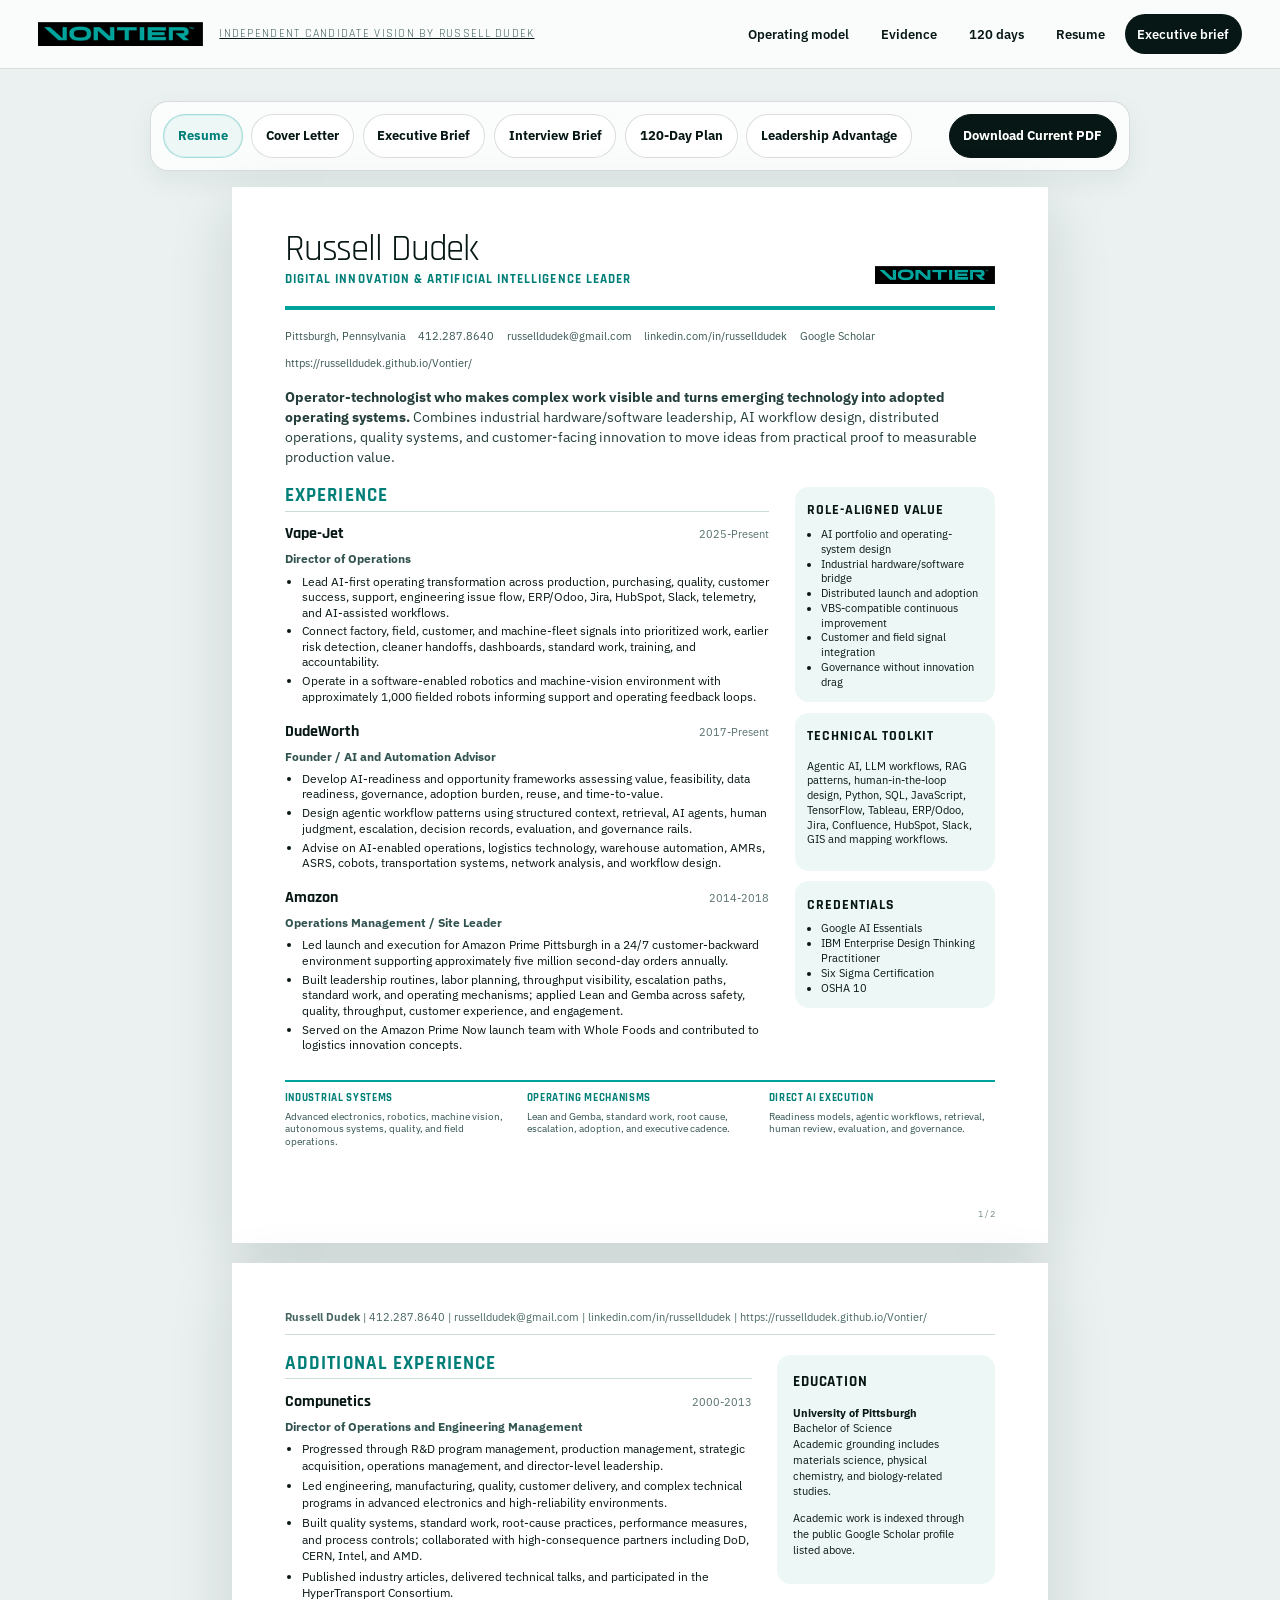
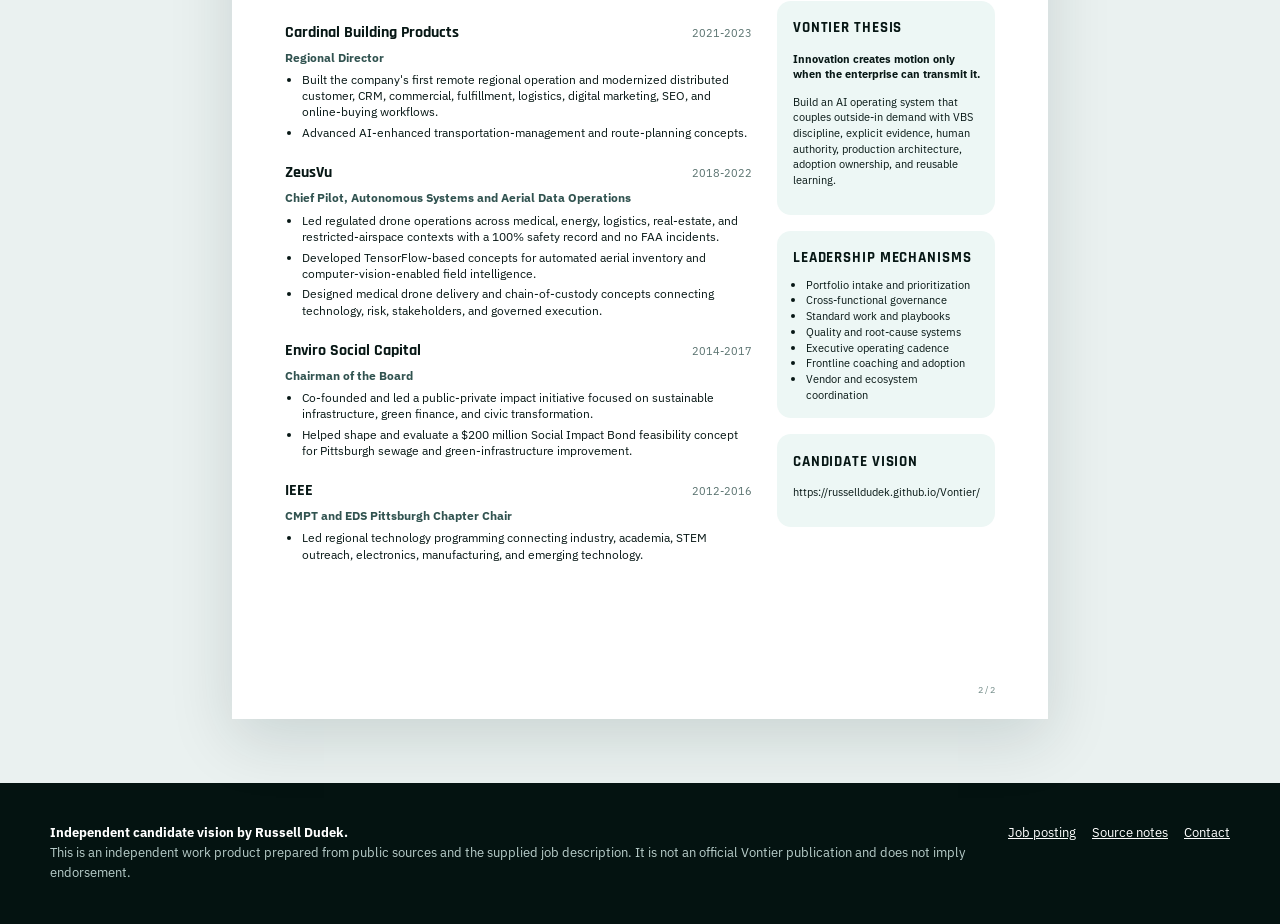
<file: resume.html>
<!doctype html><html lang="en"><head><meta charset="utf-8"><meta name="viewport" content="width=device-width, initial-scale=1"><title>Russell Dudek | Vontier Resume</title><link rel="stylesheet" href="styles.css"></head><body class="doc-body resume-doc">
<a class="skip-link" href="#main">Skip to main content</a>
<header class="site-header">
  <a class="brand-lockup" href="./" aria-label="Vontier candidate vision home">
    <img src="assets/brand/vontier-logo-4x.png" alt="Vontier">
    <span>Independent candidate vision by Russell Dudek</span>
  </a>
  <nav class="nav" aria-label="Primary navigation">
    <a href="index.html#model">Operating model</a>
    <a href="index.html#evidence">Evidence</a>
    <a href="index.html#entry">120 days</a>
    <a href="resume.html">Resume</a>
    <a class="nav-cta" href="executive-brief.html">Executive brief</a>
  </nav>
</header>
<main id="main" class="doc-shell "><div class="doc-toolbar screen-only" aria-label="Candidate documents"><a class="btn doc-tab is-active" href="resume.html" aria-current="page">Resume</a><a class="btn doc-tab" href="cover-letter.html">Cover Letter</a><a class="btn doc-tab" href="executive-brief.html">Executive Brief</a><a class="btn doc-tab" href="interview-brief.html">Interview Brief</a><a class="btn doc-tab" href="120-day-plan.html">120-Day Plan</a><a class="btn doc-tab" href="leadership-advantage.html">Leadership Advantage</a><a class="btn btn-primary doc-download" href="docs/Russell-Dudek-Vontier-Resume.pdf" download="Russell-Dudek-Vontier-Resume.pdf" data-download-current>Download Current PDF</a></div>
<section class="sheet" aria-label="Resume page 1">
  <div class="doc-header"><div><div class="doc-name">Russell Dudek</div><div class="doc-role">Digital Innovation & Artificial Intelligence Leader</div></div><div class="doc-company"><img src="assets/brand/vontier-logo-4x.png" alt="Vontier"></div></div><div class="doc-contact"><span>Pittsburgh, Pennsylvania</span><span>412.287.8640</span><a href="mailto:russelldudek@gmail.com">russelldudek@gmail.com</a><a href="https://www.linkedin.com/in/russelldudek">linkedin.com/in/russelldudek</a><a href="https://scholar.google.com/citations?user=yHQSVd8AAAAJ&amp;hl=en">Google Scholar</a><a href="https://russelldudek.github.io/Vontier/">https://russelldudek.github.io/Vontier/</a></div>
  <p class="doc-summary"><strong>Operator-technologist who makes complex work visible and turns emerging technology into adopted operating systems.</strong> Combines industrial hardware/software leadership, AI workflow design, distributed operations, quality systems, and customer-facing innovation to move ideas from practical proof to measurable production value.</p>
  <div class="doc-grid">
    <div>
      <div class="doc-section"><h2>Experience</h2>
        <article class="experience"><div class="exp-head"><h3>Vape-Jet</h3><span>2025-Present</span></div><div class="exp-title">Director of Operations</div><ul><li>Lead AI-first operating transformation across production, purchasing, quality, customer success, support, engineering issue flow, ERP/Odoo, Jira, HubSpot, Slack, telemetry, and AI-assisted workflows.</li><li>Connect factory, field, customer, and machine-fleet signals into prioritized work, earlier risk detection, cleaner handoffs, dashboards, standard work, training, and accountability.</li><li>Operate in a software-enabled robotics and machine-vision environment with approximately 1,000 fielded robots informing support and operating feedback loops.</li></ul></article>
        <article class="experience"><div class="exp-head"><h3>DudeWorth</h3><span>2017-Present</span></div><div class="exp-title">Founder / AI and Automation Advisor</div><ul><li>Develop AI-readiness and opportunity frameworks assessing value, feasibility, data readiness, governance, adoption burden, reuse, and time-to-value.</li><li>Design agentic workflow patterns using structured context, retrieval, AI agents, human judgment, escalation, decision records, evaluation, and governance rails.</li><li>Advise on AI-enabled operations, logistics technology, warehouse automation, AMRs, ASRS, cobots, transportation systems, network analysis, and workflow design.</li></ul></article>
        <article class="experience"><div class="exp-head"><h3>Amazon</h3><span>2014-2018</span></div><div class="exp-title">Operations Management / Site Leader</div><ul><li>Led launch and execution for Amazon Prime Pittsburgh in a 24/7 customer-backward environment supporting approximately five million second-day orders annually.</li><li>Built leadership routines, labor planning, throughput visibility, escalation paths, standard work, and operating mechanisms; applied Lean and Gemba across safety, quality, throughput, customer experience, and engagement.</li><li>Served on the Amazon Prime Now launch team with Whole Foods and contributed to logistics innovation concepts.</li></ul></article>
      </div>
    </div>
    <aside>
      <div class="side-block"><h3>Role-aligned value</h3><ul><li>AI portfolio and operating-system design</li><li>Industrial hardware/software bridge</li><li>Distributed launch and adoption</li><li>VBS-compatible continuous improvement</li><li>Customer and field signal integration</li><li>Governance without innovation drag</li></ul></div>
      <div class="side-block"><h3>Technical toolkit</h3><p>Agentic AI, LLM workflows, RAG patterns, human-in-the-loop design, Python, SQL, JavaScript, TensorFlow, Tableau, ERP/Odoo, Jira, Confluence, HubSpot, Slack, GIS and mapping workflows.</p></div>
      <div class="side-block"><h3>Credentials</h3><ul><li>Google AI Essentials</li><li>IBM Enterprise Design Thinking Practitioner</li><li>Six Sigma Certification</li><li>OSHA 10</li></ul></div>
    </aside>
  </div>
  <div class="resume-proof-strip" aria-label="Transfer case summary">
    <div><h4>Industrial systems</h4><p>Advanced electronics, robotics, machine vision, autonomous systems, quality, and field operations.</p></div>
    <div><h4>Operating mechanisms</h4><p>Lean and Gemba, standard work, root cause, escalation, adoption, and executive cadence.</p></div>
    <div><h4>Direct AI execution</h4><p>Readiness models, agentic workflows, retrieval, human review, evaluation, and governance.</p></div>
  </div>
  <div class="page-number">1 / 2</div>
</section>
<section class="sheet" aria-label="Resume page 2">
  <div class="continuation"><strong>Russell Dudek</strong> | 412.287.8640 | russelldudek@gmail.com | linkedin.com/in/russelldudek | https://russelldudek.github.io/Vontier/</div>
  <div class="doc-grid">
    <div>
      <div class="doc-section"><h2>Additional Experience</h2>
        <article class="experience"><div class="exp-head"><h3>Compunetics</h3><span>2000-2013</span></div><div class="exp-title">Director of Operations and Engineering Management</div><ul><li>Progressed through R&amp;D program management, production management, strategic acquisition, operations management, and director-level leadership.</li><li>Led engineering, manufacturing, quality, customer delivery, and complex technical programs in advanced electronics and high-reliability environments.</li><li>Built quality systems, standard work, root-cause practices, performance measures, and process controls; collaborated with high-consequence partners including DoD, CERN, Intel, and AMD.</li><li>Published industry articles, delivered technical talks, and participated in the HyperTransport Consortium.</li></ul></article>
        
        <article class="experience"><div class="exp-head"><h3>Cardinal Building Products</h3><span>2021-2023</span></div><div class="exp-title">Regional Director</div><ul><li>Built the company's first remote regional operation and modernized distributed customer, CRM, commercial, fulfillment, logistics, digital marketing, SEO, and online-buying workflows.</li><li>Advanced AI-enhanced transportation-management and route-planning concepts.</li></ul></article>
        <article class="experience"><div class="exp-head"><h3>ZeusVu</h3><span>2018-2022</span></div><div class="exp-title">Chief Pilot, Autonomous Systems and Aerial Data Operations</div><ul><li>Led regulated drone operations across medical, energy, logistics, real-estate, and restricted-airspace contexts with a 100% safety record and no FAA incidents.</li><li>Developed TensorFlow-based concepts for automated aerial inventory and computer-vision-enabled field intelligence.</li><li>Designed medical drone delivery and chain-of-custody concepts connecting technology, risk, stakeholders, and governed execution.</li></ul></article>
        <article class="experience"><div class="exp-head"><h3>Enviro Social Capital</h3><span>2014-2017</span></div><div class="exp-title">Chairman of the Board</div><ul><li>Co-founded and led a public-private impact initiative focused on sustainable infrastructure, green finance, and civic transformation.</li><li>Helped shape and evaluate a $200 million Social Impact Bond feasibility concept for Pittsburgh sewage and green-infrastructure improvement.</li></ul></article>
        <article class="experience"><div class="exp-head"><h3>IEEE</h3><span>2012-2016</span></div><div class="exp-title">CMPT and EDS Pittsburgh Chapter Chair</div><ul><li>Led regional technology programming connecting industry, academia, STEM outreach, electronics, manufacturing, and emerging technology.</li></ul></article>
      </div>
    </div>
    <aside>
      <div class="side-block"><h3>Education</h3><p><strong>University of Pittsburgh</strong><br>Bachelor of Science<br>Academic grounding includes materials science, physical chemistry, and biology-related studies.</p><p>Academic work is indexed through the public Google Scholar profile listed above.</p></div>
      <div class="side-block"><h3>Vontier thesis</h3><p><strong>Innovation creates motion only when the enterprise can transmit it.</strong></p><p>Build an AI operating system that couples outside-in demand with VBS discipline, explicit evidence, human authority, production architecture, adoption ownership, and reusable learning.</p></div>
      <div class="side-block"><h3>Leadership mechanisms</h3><ul><li>Portfolio intake and prioritization</li><li>Cross-functional governance</li><li>Standard work and playbooks</li><li>Quality and root-cause systems</li><li>Executive operating cadence</li><li>Frontline coaching and adoption</li><li>Vendor and ecosystem coordination</li></ul></div>
      <div class="side-block"><h3>Candidate vision</h3><p>https://russelldudek.github.io/Vontier/</p></div>
    </aside>
  </div>
  <div class="page-number">2 / 2</div>
</section></main>
<footer class="site-footer">
  <div class="container footer-grid">
    <div><strong>Independent candidate vision by Russell Dudek.</strong><br>This is an independent work product prepared from public sources and the supplied job description. It is not an official Vontier publication and does not imply endorsement.</div>
    <div class="footer-links">
      <a href="https://careers.vontier.com/us/en/job/VONTUSVON000808/Digital-Innovation-and-Artificial-Intelligence-Leader?utm_source=linkedin&utm_medium=phenom-feeds&source=LinkedIn">Job posting</a>
      <a href="source-notes.html">Source notes</a>
      <a href="mailto:russelldudek@gmail.com">Contact</a>
    </div>
  </div>
</footer>
</body></html>
</file>
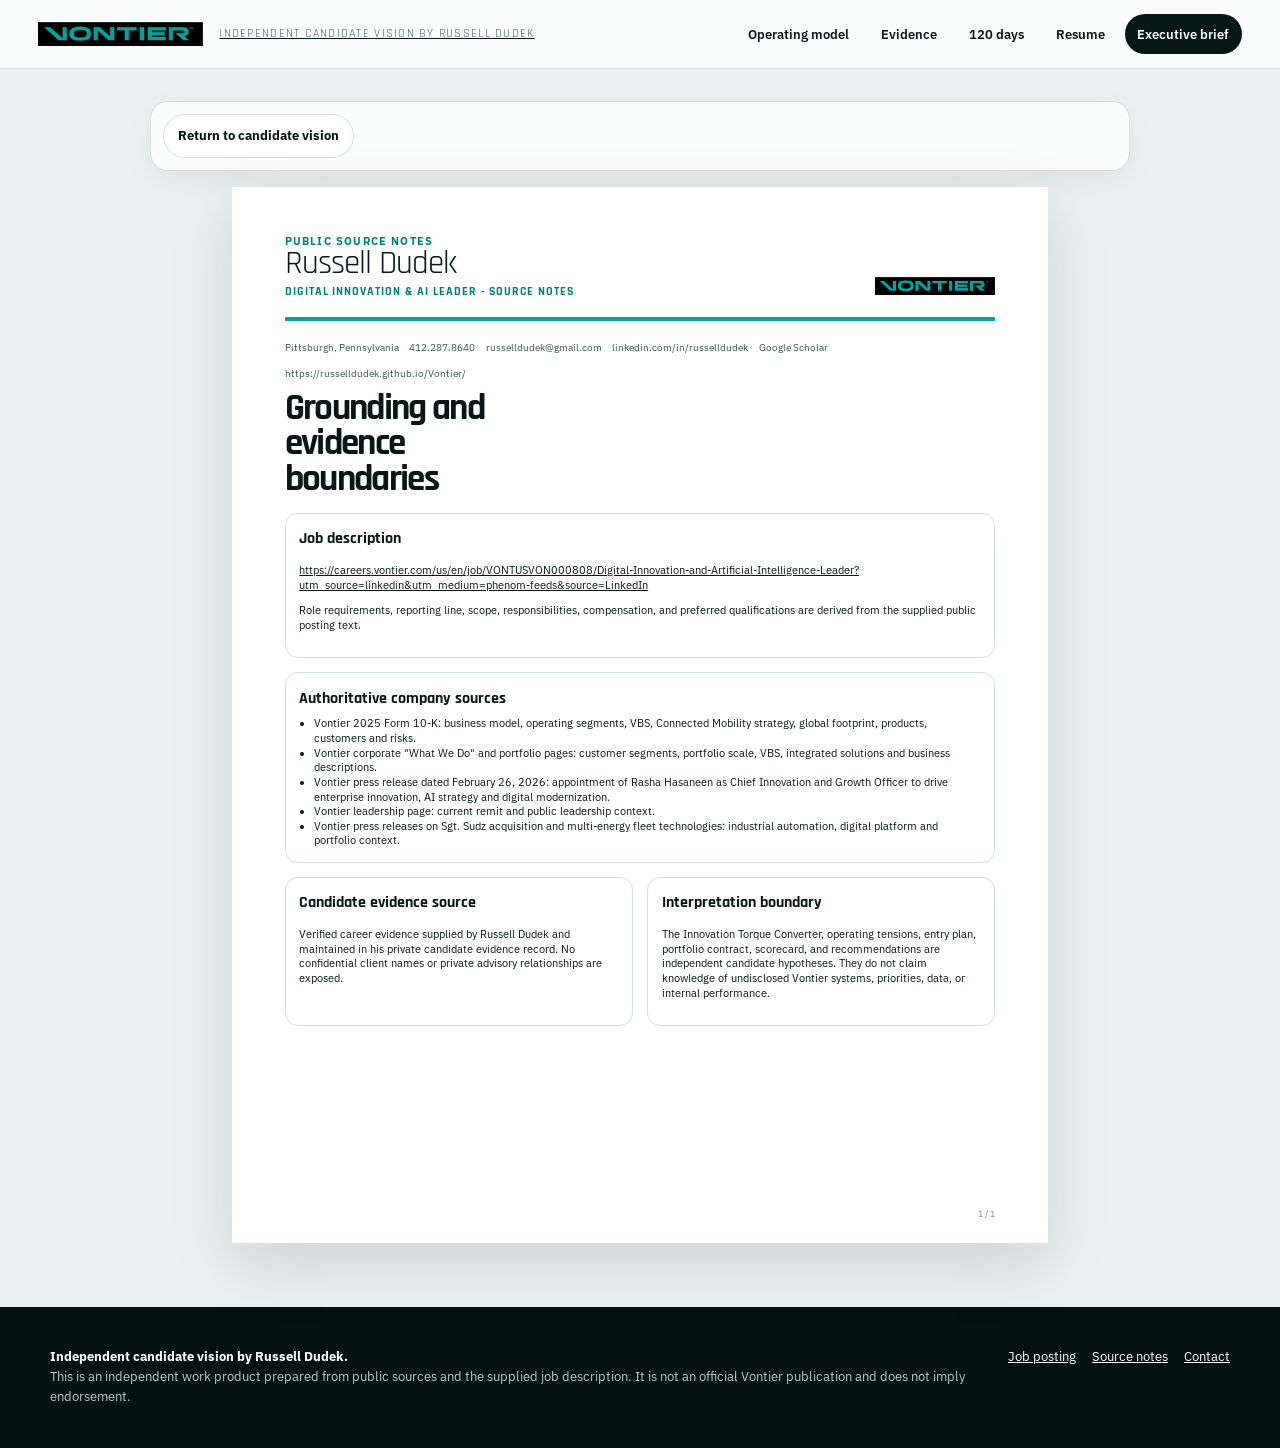
<file: source-notes.html>
<!doctype html><html lang="en"><head><meta charset="utf-8"><meta name="viewport" content="width=device-width, initial-scale=1"><title>Vontier Source Notes | Russell Dudek</title><link rel="stylesheet" href="styles.css"></head><body class="doc-body">
<a class="skip-link" href="#main">Skip to main content</a>
<header class="site-header">
  <a class="brand-lockup" href="./" aria-label="Vontier candidate vision home">
    <img src="assets/brand/vontier-logo-4x.png" alt="Vontier">
    <span>Independent candidate vision by Russell Dudek</span>
  </a>
  <nav class="nav" aria-label="Primary navigation">
    <a href="index.html#model">Operating model</a>
    <a href="index.html#evidence">Evidence</a>
    <a href="index.html#entry">120 days</a>
    <a href="resume.html">Resume</a>
    <a class="nav-cta" href="executive-brief.html">Executive brief</a>
  </nav>
</header>
<main id="main" class="doc-shell "><div class="doc-toolbar screen-only"><a class="btn" href="./">Return to candidate vision</a></div><section class="sheet"><div class="brief-kicker">Public source notes</div><div class="doc-header"><div><div class="doc-name">Russell Dudek</div><div class="doc-role">Digital Innovation & AI Leader - Source Notes</div></div><div class="doc-company"><img src="assets/brand/vontier-logo-4x.png" alt="Vontier"></div></div><div class="doc-contact"><span>Pittsburgh, Pennsylvania</span><span>412.287.8640</span><a href="mailto:russelldudek@gmail.com">russelldudek@gmail.com</a><a href="https://www.linkedin.com/in/russelldudek">linkedin.com/in/russelldudek</a><a href="https://scholar.google.com/citations?user=yHQSVd8AAAAJ&amp;hl=en">Google Scholar</a><a href="https://russelldudek.github.io/Vontier/">https://russelldudek.github.io/Vontier/</a></div><h1 class="brief-title">Grounding and evidence boundaries</h1><div class="brief-grid"><div class="brief-card full"><h3>Job description</h3><p><a href="https://careers.vontier.com/us/en/job/VONTUSVON000808/Digital-Innovation-and-Artificial-Intelligence-Leader?utm_source=linkedin&utm_medium=phenom-feeds&source=LinkedIn">https://careers.vontier.com/us/en/job/VONTUSVON000808/Digital-Innovation-and-Artificial-Intelligence-Leader?utm_source=linkedin&utm_medium=phenom-feeds&source=LinkedIn</a></p><p>Role requirements, reporting line, scope, responsibilities, compensation, and preferred qualifications are derived from the supplied public posting text.</p></div><div class="brief-card full"><h3>Authoritative company sources</h3><ul><li>Vontier 2025 Form 10-K: business model, operating segments, VBS, Connected Mobility strategy, global footprint, products, customers and risks.</li><li>Vontier corporate "What We Do" and portfolio pages: customer segments, portfolio scale, VBS, integrated solutions and business descriptions.</li><li>Vontier press release dated February 26, 2026: appointment of Rasha Hasaneen as Chief Innovation and Growth Officer to drive enterprise innovation, AI strategy and digital modernization.</li><li>Vontier leadership page: current remit and public leadership context.</li><li>Vontier press releases on Sgt. Sudz acquisition and multi-energy fleet technologies: industrial automation, digital platform and portfolio context.</li></ul></div><div class="brief-card"><h3>Candidate evidence source</h3><p>Verified career evidence supplied by Russell Dudek and maintained in his private candidate evidence record. No confidential client names or private advisory relationships are exposed.</p></div><div class="brief-card"><h3>Interpretation boundary</h3><p>The Innovation Torque Converter, operating tensions, entry plan, portfolio contract, scorecard, and recommendations are independent candidate hypotheses. They do not claim knowledge of undisclosed Vontier systems, priorities, data, or internal performance.</p></div></div><div class="page-number">1 / 1</div></section></main>
<footer class="site-footer">
  <div class="container footer-grid">
    <div><strong>Independent candidate vision by Russell Dudek.</strong><br>This is an independent work product prepared from public sources and the supplied job description. It is not an official Vontier publication and does not imply endorsement.</div>
    <div class="footer-links">
      <a href="https://careers.vontier.com/us/en/job/VONTUSVON000808/Digital-Innovation-and-Artificial-Intelligence-Leader?utm_source=linkedin&utm_medium=phenom-feeds&source=LinkedIn">Job posting</a>
      <a href="source-notes.html">Source notes</a>
      <a href="mailto:russelldudek@gmail.com">Contact</a>
    </div>
  </div>
</footer>
</body></html>
</file>
<file: styles.css>
@import url('https://fonts.googleapis.com/css2?family=IBM+Plex+Sans:wght@400;500;600;700&family=Rajdhani:wght@500;600;700&display=swap');
@import url('./brand-tokens.css');
@import url('./styles-base.css');
@import url('./styles-doc.css');
@import url('./styles-responsive.css');
@import url('./styles-refinements.css');
</file>
